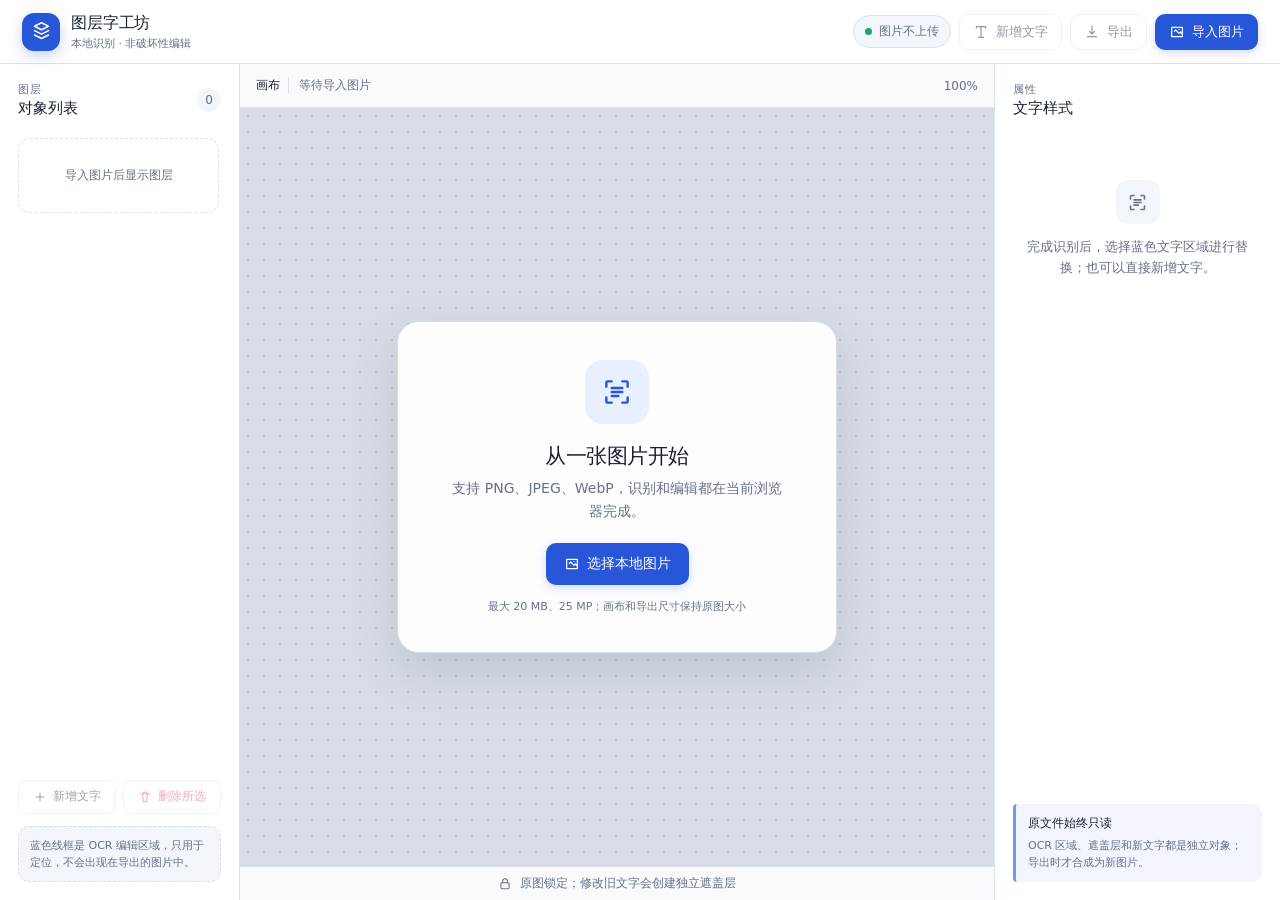
<file: index.html>
<!doctype html>
<html lang="zh-CN">
<head>
  <meta charset="UTF-8">
  <meta name="viewport" content="width=device-width, initial-scale=1.0">
  <meta name="description" content="在浏览器本地识别并非破坏性编辑图片文字。">
  <meta name="theme-color" content="#2856d8">
  <title>图层字工坊</title>
  <link rel="icon" type="image/svg+xml" href="data:image/svg+xml,%3Csvg xmlns='http://www.w3.org/2000/svg' viewBox='0 0 32 32'%3E%3Crect width='32' height='32' rx='8' fill='%232856d8'/%3E%3Cpath d='M8 9.5h16M8 16h11M8 22.5h16' stroke='white' stroke-width='2.8' stroke-linecap='round'/%3E%3Cpath d='M22.5 13v6' stroke='%239effcb' stroke-width='2.8' stroke-linecap='round'/%3E%3C/svg%3E">
  <link rel="stylesheet" href="./styles.css">
</head>
<body>
  <main class="app-shell">
    <header class="topbar">
      <div class="brand">
        <span class="brand-mark" aria-hidden="true">
          <svg viewBox="0 0 24 24"><path d="m12 2 8 4-8 4-8-4 8-4Zm-8 9 8 4 8-4M4 16l8 4 8-4"/></svg>
        </span>
        <div><h1>图层字工坊</h1><p>本地识别 · 非破坏性编辑</p></div>
      </div>
      <div class="top-actions">
        <span class="privacy-pill"><i></i>图片不上传</span>
        <button class="btn secondary" type="button" id="addTextButton" disabled>
          <svg viewBox="0 0 24 24"><path d="M5 6V4h14v2M12 4v16M8 20h8"/></svg>新增文字
        </button>
        <button class="btn secondary" type="button" id="exportButton" disabled>
          <svg viewBox="0 0 24 24"><path d="M12 3v12m0 0 4-4m-4 4-4-4M5 19h14"/></svg>导出
        </button>
        <button class="btn primary" type="button" id="importButtonTop">
          <svg viewBox="0 0 24 24"><path d="M4 5h16v14H4zM8 11l2-2 5 5 2-2 3 3M15 8h.01"/></svg>导入图片
        </button>
      </div>
    </header>

    <section class="editor-shell">
      <aside class="panel left-panel">
        <div class="panel-heading">
          <div><p class="eyebrow">图层</p><h2>对象列表</h2></div><span class="count" id="layerCount">0</span>
        </div>
        <div class="layer-list" id="layerList">
          <div class="layer-placeholder">导入图片后显示图层</div>
        </div>
        <div class="layer-actions">
          <button class="mini-button" id="addTextButtonSide" type="button" disabled>
            <svg viewBox="0 0 24 24"><path d="M12 5v14M5 12h14"/></svg>新增文字
          </button>
          <button class="mini-button danger" id="deleteButton" type="button" disabled>
            <svg viewBox="0 0 24 24"><path d="M4 7h16M9 7V4h6v3M8 7l1 13h6l1-13"/></svg>删除所选
          </button>
        </div>
        <div class="layer-hint">蓝色线框是 OCR 编辑区域，只用于定位，不会出现在导出的图片中。</div>
      </aside>

      <section class="stage-wrap" aria-label="图片编辑画布">
        <div class="stage-toolbar">
          <strong>画布</strong><span class="dimension" id="dimensionLabel">等待导入图片</span>
          <button class="toolbar-button" type="button" id="recognizeButton" hidden>重新识别</button>
          <span class="zoom" id="zoomLabel">100%</span>
        </div>
        <div class="stage" id="stage">
          <div class="drop-card" id="dropCard">
            <span class="scan-icon"><svg viewBox="0 0 24 24"><path d="M4 8V5a1 1 0 0 1 1-1h3M16 4h3a1 1 0 0 1 1 1v3M20 16v3a1 1 0 0 1-1 1h-3M8 20H5a1 1 0 0 1-1-1v-3M8 9h8M8 12h8M8 15h5"/></svg></span>
            <h2>从一张图片开始</h2>
            <p>支持 PNG、JPEG、WebP，识别和编辑都在当前浏览器完成。</p>
            <button class="btn primary large" type="button" id="importButtonMain">
              <svg viewBox="0 0 24 24"><path d="M4 5h16v14H4zM8 11l2-2 5 5 2-2 3 3M15 8h.01"/></svg>选择本地图片
            </button>
            <small>最大 20 MB、25 MP；画布和导出尺寸保持原图大小</small>
          </div>
          <div class="canvas-shell" id="canvasShell" hidden>
            <canvas id="editorCanvas" aria-label="可编辑图片画布"></canvas>
          </div>
          <div class="progress-card" id="progressCard" hidden role="status" aria-live="polite">
            <div class="progress-copy"><strong id="progressTitle">正在识别文字</strong><span id="progressText">准备 OCR 引擎…</span></div>
            <div class="progress-track"><i id="progressBar"></i></div>
            <button class="text-button" type="button" id="cancelOcrButton">取消识别</button>
          </div>
        </div>
        <footer class="stage-footer"><svg viewBox="0 0 24 24"><rect x="5" y="10" width="14" height="10" rx="2"/><path d="M8 10V7a4 4 0 0 1 8 0v3"/></svg>原图锁定；修改旧文字会创建独立遮盖层</footer>
      </section>

      <aside class="panel right-panel">
        <div class="panel-heading"><div><p class="eyebrow">属性</p><h2 id="inspectorTitle">文字样式</h2></div><span class="confidence" id="confidenceBadge" hidden></span></div>
        <div class="empty-inspector" id="emptyInspector">
          <span><svg viewBox="0 0 24 24"><path d="M4 8V5a1 1 0 0 1 1-1h3M16 4h3a1 1 0 0 1 1 1v3M20 16v3a1 1 0 0 1-1 1h-3M8 20H5a1 1 0 0 1-1-1v-3M8 9h8M8 12h8M8 15h5"/></svg></span>
          <p>完成识别后，选择蓝色文字区域进行替换；也可以直接新增文字。</p>
        </div>

        <form class="inspector-form" id="textInspector" hidden onsubmit="return false">
          <label class="field"><span>文字内容</span><textarea id="textContent" rows="4" maxlength="1000"></textarea></label>
          <label class="field"><span>字体</span><select id="fontFamily">
            <option value="Microsoft YaHei">微软雅黑</option><option value="SimSun">宋体</option><option value="SimHei">黑体</option><option value="KaiTi">楷体</option><option value="Arial">Arial</option><option value="Georgia">Georgia</option>
          </select></label>
          <div class="field-row">
            <label class="field"><span>字号</span><input id="fontSize" type="number" min="6" max="400" value="32"></label>
            <label class="field color-field"><span>颜色</span><input id="textColor" type="color" value="#172033"></label>
          </div>
          <div class="region-actions" id="regionActions" hidden>
            <button class="btn primary grow" id="replaceTextButton" type="button">替换原文字</button>
            <button class="btn secondary grow" id="maskOnlyButton" type="button">仅遮盖</button>
          </div>
          <p class="helper" id="regionHelper" hidden>系统会保留原始图片，并在旧文字上方增加遮盖和新文字两个独立图层。</p>
        </form>

        <form class="inspector-form" id="maskInspector" hidden onsubmit="return false">
          <label class="field color-wide"><span>遮盖颜色</span><input id="maskColor" type="color" value="#ffffff"></label>
          <label class="field"><span>不透明度 <output id="maskOpacityValue">100%</output></span><input id="maskOpacity" type="range" min="0" max="100" value="100"></label>
          <p class="helper">复杂背景可能需要外部 AI 修复；当前遮盖层始终可删除，以恢复原图。</p>
        </form>

        <div class="safety-note"><strong>原文件始终只读</strong><span>OCR 区域、遮盖层和新文字都是独立对象；导出时才合成为新图片。</span></div>
      </aside>
    </section>
  </main>

  <input id="fileInput" type="file" accept="image/png,image/jpeg,image/webp" hidden>
  <div class="toast" id="toast" role="status" aria-live="polite" hidden></div>
  <script src="./tesseract.min.js"></script>
  <script type="module" src="./app.js"></script>
</body>
</html>
</file>
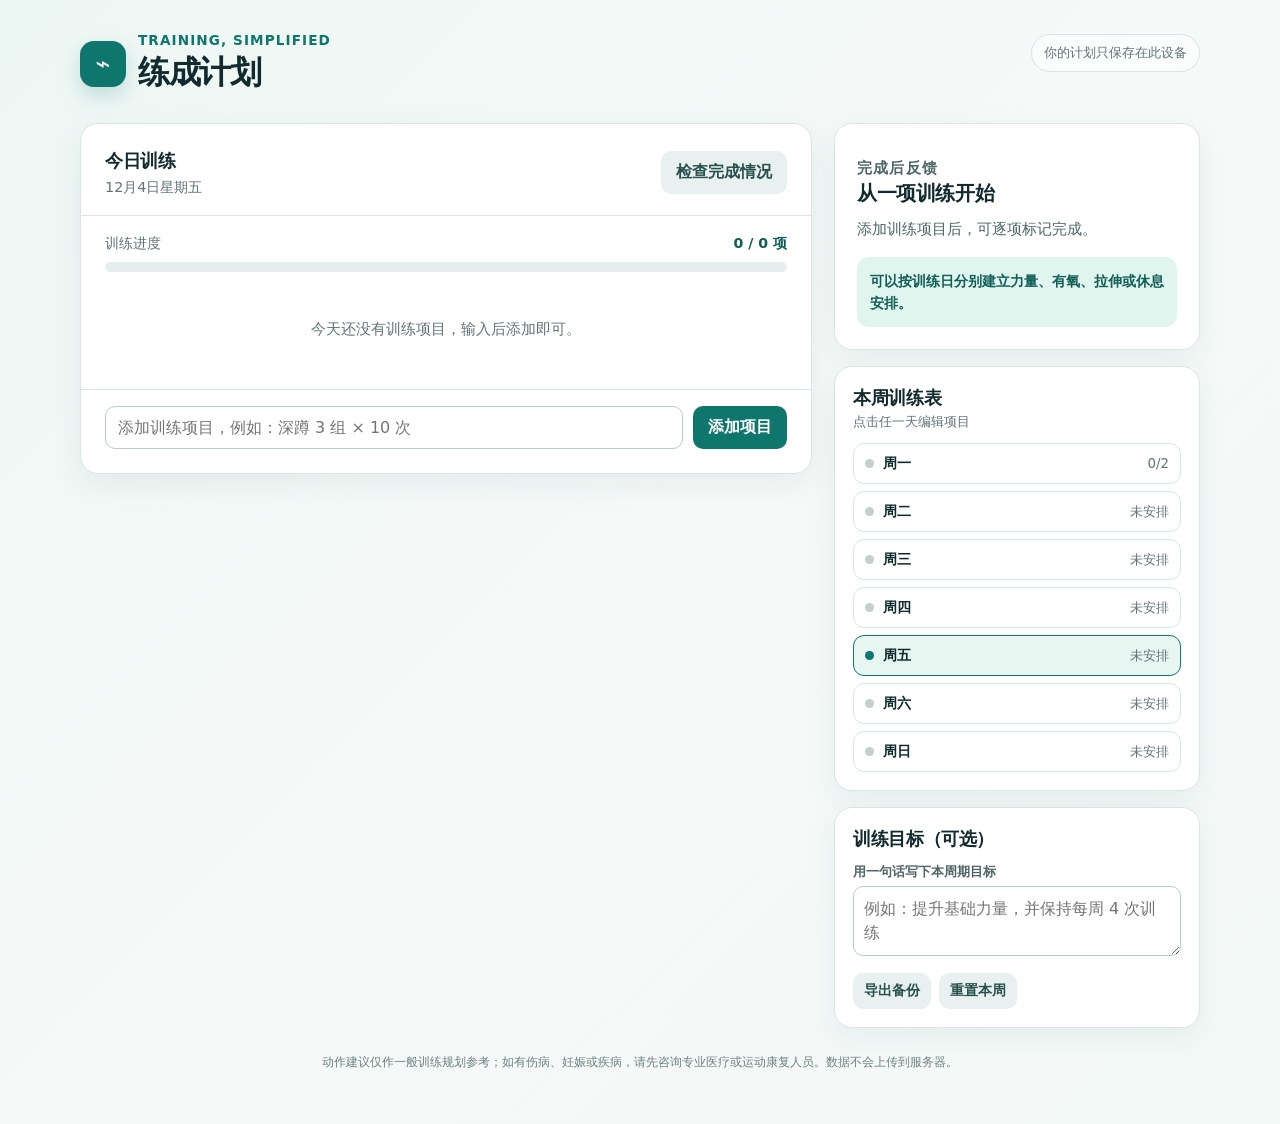
<file: fitness-training-plan/index.html>
<!doctype html>
<html lang="zh-CN">
<head>
  <meta charset="utf-8">
  <meta name="viewport" content="width=device-width, initial-scale=1">
  <meta name="description" content="本地优先的健身训练表：自定义项目、记录完成情况并获取下一次训练建议。">
  <meta name="referrer" content="no-referrer">
  <meta http-equiv="Content-Security-Policy" content="default-src 'self'; script-src 'self' 'unsafe-inline'; style-src 'self' 'unsafe-inline'; img-src 'self' data:; connect-src 'none'; object-src 'none'; base-uri 'none'; form-action 'none'; frame-ancestors 'none'">
  <title>练成计划 · 健身训练表</title>
  <link rel="icon" type="image/svg+xml" href="data:image/svg+xml,%3Csvg xmlns='http://www.w3.org/2000/svg' viewBox='0 0 64 64'%3E%3Crect width='64' height='64' rx='14' fill='%230f766e'/%3E%3Cpath d='M15 29h7v-7h6v20h-6v-7h-7zm34 0h-7v-7h-6v20h6v-7h7zM28 27h8v10h-8z' fill='white'/%3E%3C/svg%3E">
  <style>
    :root { color-scheme: light; --ink:#102a2d; --muted:#617377; --line:#d9e6e5; --paper:#f5f9f8; --card:#fff; --teal:#0f766e; --teal-dark:#0c5d57; --mint:#dff5ee; --amber:#f59e0b; --danger:#b42318; --radius:18px; }
    * { box-sizing:border-box; }
    body { margin:0; font-family:"Microsoft YaHei","PingFang SC",system-ui,sans-serif; background:linear-gradient(135deg,#edf7f4 0%,var(--paper) 50%,#f3f9f7 100%); color:var(--ink); min-height:100vh; }
    button,input,textarea { font:inherit; }
    button { cursor:pointer; }
    .shell { width:min(1120px,calc(100% - 32px)); margin:0 auto; padding:32px 0 52px; }
    header { display:flex; justify-content:space-between; align-items:flex-start; gap:24px; margin-bottom:28px; }
    .brand { display:flex; align-items:center; gap:12px; }
    .logo { display:grid; place-items:center; width:46px; height:46px; border-radius:14px; background:var(--teal); color:#fff; font-size:25px; box-shadow:0 9px 20px #0f766e33; }
    h1 { margin:0; font-size:clamp(1.45rem,3vw,2rem); letter-spacing:-.04em; }
    .eyebrow { color:var(--teal); font-size:.85rem; font-weight:800; letter-spacing:.08em; margin:0 0 3px; }
    .privacy { margin:2px 0 0; padding:9px 12px; border:1px solid var(--line); border-radius:999px; color:var(--muted); background:#ffffffa8; font-size:.82rem; white-space:nowrap; }
    .grid { display:grid; grid-template-columns:minmax(0,1.7fr) minmax(280px,.85fr); gap:22px; align-items:start; }
    .card { background:var(--card); border:1px solid var(--line); border-radius:var(--radius); box-shadow:0 10px 30px #123b3910; }
    .plan { overflow:hidden; }
    .plan-head { padding:24px 24px 18px; display:flex; align-items:center; justify-content:space-between; gap:16px; border-bottom:1px solid var(--line); }
    h2 { margin:0; font-size:1.14rem; letter-spacing:-.02em; }
    .date { color:var(--muted); margin:5px 0 0; font-size:.9rem; }
    .progress-wrap { padding:18px 24px 10px; }
    .progress-text { display:flex; justify-content:space-between; font-size:.88rem; color:var(--muted); margin-bottom:9px; }
    .progress-text strong { color:var(--teal-dark); }
    .progress { height:10px; border-radius:100px; background:#e6efed; overflow:hidden; }
    .progress > span { display:block; height:100%; width:0; border-radius:inherit; background:linear-gradient(90deg,#14b8a6,var(--teal)); transition:width .25s ease; }
    .items { padding:3px 14px 16px; }
    .item { display:grid; grid-template-columns:auto minmax(0,1fr) auto; align-items:center; gap:12px; padding:14px 10px; border-bottom:1px solid #edf2f1; }
    .item:last-child { border-bottom:0; }
    .check { appearance:none; width:25px; height:25px; border:2px solid #bdcdca; border-radius:8px; display:grid; place-content:center; margin:0; background:#fff; }
    .check:checked { background:var(--teal); border-color:var(--teal); }
    .check:checked::after { content:"✓"; color:#fff; font-weight:900; font-size:.95rem; }
    .check:focus-visible, button:focus-visible, input:focus-visible, textarea:focus-visible { outline:3px solid #34d39988; outline-offset:2px; }
    .item-name { min-width:0; color:var(--ink); font-weight:700; overflow-wrap:anywhere; }
    .item.done .item-name { color:#768887; text-decoration:line-through; text-decoration-thickness:1.5px; }
    .item-note { display:block; color:var(--muted); font-size:.81rem; font-weight:400; margin-top:2px; }
    .remove { border:0; background:transparent; color:#8da09d; padding:7px; border-radius:8px; line-height:1; }
    .remove:hover { background:#fff1f0; color:var(--danger); }
    .add-row { display:flex; gap:10px; padding:16px 24px 24px; border-top:1px solid var(--line); }
    .add-row input { flex:1; border:1px solid #b9ccca; border-radius:10px; padding:11px 12px; min-width:0; color:var(--ink); }
    .btn { border:0; border-radius:10px; padding:11px 15px; font-weight:800; background:var(--teal); color:#fff; transition:background .15s, transform .15s; }
    .btn:hover { background:var(--teal-dark); }
    .btn:active { transform:translateY(1px); }
    .btn.secondary { background:#e8f1ef; color:#27504d; }
    .btn.secondary:hover { background:#dcebe7; }
    .side { display:grid; gap:16px; }
    .tip { padding:22px; }
    .tip-kicker { color:var(--teal); font-weight:800; font-size:.78rem; letter-spacing:.08em; margin:0 0 9px; }
    .tip h2 { font-size:1.25rem; }
    .tip p { color:#4d6565; line-height:1.65; margin:10px 0 0; font-size:.92rem; }
    .tip .suggestion { background:var(--mint); border-radius:12px; padding:13px; margin-top:15px; color:#135f58; font-weight:650; line-height:1.55; font-size:.9rem; }
    .week { padding:18px; }
    .week-header { display:flex; justify-content:space-between; align-items:center; margin-bottom:12px; }
    .week-header p { margin:4px 0 0; color:var(--muted); font-size:.81rem; }
    .day-list { display:grid; gap:7px; }
    .day { border:1px solid var(--line); background:#fff; border-radius:11px; padding:10px 11px; text-align:left; color:var(--ink); display:flex; align-items:center; gap:9px; }
    .day:hover { border-color:#94bbb4; }
    .day.active { background:#e8f6f1; border-color:var(--teal); }
    .day-dot { width:9px; height:9px; background:#c0d0ce; border-radius:50%; flex:none; }.day.complete .day-dot{background:#14b8a6}.day.active .day-dot{background:var(--teal)}
    .day span { font-weight:750; font-size:.9rem; }.day small { margin-left:auto; color:var(--muted); }
    .settings { padding:18px; }.settings h2 { margin-bottom:12px; }.settings label { display:block; font-size:.82rem; font-weight:750; color:#4e6564; margin:10px 0 5px; }
    textarea { width:100%; min-height:70px; resize:vertical; border:1px solid #b9ccca; border-radius:10px; padding:10px; line-height:1.5; color:var(--ink); }
    .settings-actions { display:flex; gap:8px; flex-wrap:wrap; margin-top:13px; }.settings-actions .btn { font-size:.85rem; padding:9px 11px; }
    .notice { display:none; margin:18px 24px 0; padding:13px 14px; border-radius:12px; background:#fff8e6; color:#8a5a06; font-size:.91rem; line-height:1.55; }.notice.show{display:block}.notice.success{background:#dcfce7;color:#166534;}
    .footer { color:#6d8180; font-size:.78rem; text-align:center; margin:24px 0 0; line-height:1.6; }
    @media (max-width:820px) { .grid{grid-template-columns:1fr}.side{grid-template-columns:1fr 1fr}.settings{grid-column:1/-1} }
    @media (max-width:580px) { .shell{width:min(100% - 20px,1120px);padding-top:18px} header{margin-bottom:18px;gap:12px}.privacy{font-size:.72rem;padding:7px 9px}.plan-head,.progress-wrap{padding-left:16px;padding-right:16px}.items{padding-left:7px;padding-right:7px}.add-row{padding:14px 16px 18px}.side{grid-template-columns:1fr}.item{gap:9px}.remove{padding:6px} }
  </style>
</head>
<body>
  <main class="shell">
    <header>
      <div class="brand"><div class="logo" aria-hidden="true">⌁</div><div><p class="eyebrow">TRAINING, SIMPLIFIED</p><h1>练成计划</h1></div></div>
      <p class="privacy">你的计划只保存在此设备</p>
    </header>
    <div class="grid">
      <section class="card plan" aria-labelledby="plan-title">
        <div class="plan-head"><div><h2 id="plan-title">今日训练</h2><p class="date" id="date-label"></p></div><button class="btn secondary" id="complete-day" type="button">检查完成情况</button></div>
        <div class="progress-wrap"><div class="progress-text"><span>训练进度</span><strong id="progress-label">0 / 0 项</strong></div><div class="progress" aria-label="训练完成进度"><span id="progress-bar"></span></div></div>
        <div id="notice" class="notice" role="status" aria-live="polite"></div>
        <div class="items" id="items" aria-live="polite"></div>
        <form class="add-row" id="add-form"><input id="new-item" maxlength="80" autocomplete="off" placeholder="添加训练项目，例如：深蹲 3 组 × 10 次" aria-label="新的训练项目"><button class="btn" type="submit">添加项目</button></form>
      </section>
      <aside class="side">
        <section class="card tip" aria-labelledby="tip-title"><p class="tip-kicker">完成后反馈</p><h2 id="tip-title">准备好记录今天</h2><p id="tip-copy">逐项勾选你完成的训练。全部完成后，这里会给出恢复重点和明天的训练建议。</p><div class="suggestion" id="suggestion">先设置今天的训练项目，从小目标开始。</div></section>
        <section class="card week" aria-labelledby="week-title"><div class="week-header"><div><h2 id="week-title">本周训练表</h2><p>点击任一天编辑项目</p></div></div><div class="day-list" id="day-list"></div></section>
        <section class="card settings" aria-labelledby="goal-title"><h2 id="goal-title">训练目标（可选）</h2><label for="goal">用一句话写下本周期目标</label><textarea id="goal" maxlength="240" placeholder="例如：提升基础力量，并保持每周 4 次训练"></textarea><div class="settings-actions"><button class="btn secondary" id="export-data" type="button">导出备份</button><button class="btn secondary" id="reset-data" type="button">重置本周</button></div></section>
      </aside>
    </div>
    <p class="footer">动作建议仅作一般训练规划参考；如有伤病、妊娠或疾病，请先咨询专业医疗或运动康复人员。数据不会上传到服务器。</p>
  </main>
  <script>
  (() => {
    'use strict';
    const STORAGE_KEY = 'liancheng-training-plan-v1';
    const DAYS = ['周一','周二','周三','周四','周五','周六','周日'];
    const defaults = () => ({ activeDay: Math.max(0, new Date().getDay() - 1), goal:'', days:DAYS.map((label,i)=>({ label, items: i===0 ? [{id:cryptoId(),name:'热身与动态拉伸 8–10 分钟',done:false},{id:cryptoId(),name:'填写你的主训练项目',done:false}] : [] })) });
    const cryptoId = () => (window.crypto && crypto.randomUUID ? crypto.randomUUID() : `${Date.now()}-${Math.random().toString(16).slice(2)}`);
    const safeLoad = () => { try { const raw=localStorage.getItem(STORAGE_KEY); if(!raw) return defaults(); const d=JSON.parse(raw); if(!Array.isArray(d.days)||d.days.length!==7) return defaults(); return {activeDay:Number.isInteger(d.activeDay)&&d.activeDay>=0&&d.activeDay<7?d.activeDay:0,goal:typeof d.goal==='string'?d.goal:'',days:d.days.map((day,i)=>({label:DAYS[i],items:Array.isArray(day.items)?day.items.filter(x=>x&&typeof x.name==='string').slice(0,40).map(x=>({id:typeof x.id==='string'?x.id:cryptoId(),name:x.name.slice(0,80),done:Boolean(x.done)})):[]}))}; } catch { return defaults(); } };
    let state=safeLoad();
    const el = id => document.getElementById(id);
    const dayItems = () => state.days[state.activeDay].items;
    const save = () => { try { localStorage.setItem(STORAGE_KEY,JSON.stringify(state)); } catch { showNotice('浏览器没有保存空间，当前更改只会保留到关闭页面前。',false); } };
    const showNotice = (msg, success=false) => { const n=el('notice'); n.textContent=msg; n.className=`notice show${success?' success':''}`; };
    const focusSuggestion = () => { const items=dayItems(), done=items.filter(x=>x.done).length, all=items.length>0&&done===items.length; const tip=el('tip-title'),copy=el('tip-copy'),s=el('suggestion'); if(all){ const next=(state.activeDay+1)%7; const keywords=items.map(x=>x.name).join(' '); let advice='建议安排轻量活动：20–30 分钟步行、活动度练习和睡眠恢复。'; if(/腿|蹲|硬拉|臀|跑/.test(keywords)) advice='明天建议以胸、背、肩等上肢训练为主；今天安排 8–10 分钟拉伸并保证恢复。'; else if(/卧推|胸|肩|背|引体|划船|臂/.test(keywords)) advice='明天建议下肢或低强度有氧：选择深蹲、髋主导动作，或 20–30 分钟轻松骑行。'; else if(items.length) advice='明天建议换一个主要肌群，维持中等强度；若明显疲劳，改为低强度有氧和活动度练习。'; tip.textContent='今天完成得很扎实'; copy.textContent=`已完成 ${done} 项训练。下一个训练日是${state.days[next].label}，请根据身体状态调整。`; s.textContent=advice; } else { tip.textContent=items.length?'稳步完成今天的训练':'从一项训练开始'; copy.textContent=items.length?`已完成 ${done} / ${items.length} 项。完成所有项目后将生成次日建议。`:'添加训练项目后，可逐项标记完成。'; s.textContent=items.length?'注意动作质量、补水和休息；不适时停止训练。':'可以按训练日分别建立力量、有氧、拉伸或休息安排。'; } };
    const render = () => { const date=new Intl.DateTimeFormat('zh-CN',{month:'long',day:'numeric',weekday:'long'}).format(new Date()); el('date-label').textContent=date; const items=dayItems(),done=items.filter(x=>x.done).length; el('progress-label').textContent=`${done} / ${items.length} 项`; el('progress-bar').style.width=items.length?`${Math.round(done/items.length*100)}%`:'0%'; const box=el('items'); box.replaceChildren(); if(!items.length){const p=document.createElement('p');p.style.cssText='padding:20px 10px;color:#617377;text-align:center;font-size:.92rem';p.textContent='今天还没有训练项目，输入后添加即可。';box.append(p);} items.forEach(item=>{const row=document.createElement('div');row.className=`item${item.done?' done':''}`; const check=document.createElement('input');check.type='checkbox';check.className='check';check.checked=item.done;check.setAttribute('aria-label',`标记${item.name}是否完成`);check.addEventListener('change',()=>{item.done=check.checked;save();render();}); const name=document.createElement('div');name.className='item-name';name.textContent=item.name; const note=document.createElement('span');note.className='item-note';note.textContent=item.done?'已完成':'待进行';name.append(note); const remove=document.createElement('button');remove.className='remove';remove.type='button';remove.setAttribute('aria-label',`删除${item.name}`);remove.textContent='×';remove.addEventListener('click',()=>{state.days[state.activeDay].items=items.filter(x=>x.id!==item.id);save();render();});row.append(check,name,remove);box.append(row);}); const list=el('day-list');list.replaceChildren();state.days.forEach((day,index)=>{const complete=day.items.length>0&&day.items.every(x=>x.done);const b=document.createElement('button');b.className=`day${index===state.activeDay?' active':''}${complete?' complete':''}`;b.type='button';const dot=document.createElement('i');dot.className='day-dot';const label=document.createElement('span');label.textContent=day.label;const meta=document.createElement('small');meta.textContent=day.items.length?`${day.items.filter(x=>x.done).length}/${day.items.length}`:'未安排';b.append(dot,label,meta);b.addEventListener('click',()=>{state.activeDay=index;save();el('notice').className='notice';render();});list.append(b);});el('goal').value=state.goal;focusSuggestion(); };
    el('add-form').addEventListener('submit',event=>{event.preventDefault();const input=el('new-item');const name=input.value.trim().replace(/\s+/g,' ');if(!name){input.focus();showNotice('请先填写一个训练项目。');return;}if(dayItems().length>=40){showNotice('每天最多可添加 40 个项目。');return;}dayItems().push({id:cryptoId(),name,done:false});input.value='';save();el('notice').className='notice';render();input.focus();});
    el('complete-day').addEventListener('click',()=>{const items=dayItems();if(!items.length){showNotice('先添加今天的训练项目，再检查完成情况。');return;}const remaining=items.filter(x=>!x.done).length;if(remaining){showNotice(`还有 ${remaining} 项待完成。根据身体状态继续，或将其调整到其他训练日。`);return;}showNotice('今日所有项目已完成。恢复建议和明日安排已更新。',true);focusSuggestion();});
    el('goal').addEventListener('input',event=>{state.goal=event.target.value.slice(0,240);save();});
    el('export-data').addEventListener('click',()=>{const blob=new Blob([JSON.stringify(state,null,2)],{type:'application/json'});const url=URL.createObjectURL(blob);const a=document.createElement('a');a.href=url;a.download='liancheng-training-backup.json';document.body.append(a);a.click();a.remove();URL.revokeObjectURL(url);showNotice('备份文件已下载。',true);});
    el('reset-data').addEventListener('click',()=>{if(!window.confirm('确定清空本周训练表吗？此操作只影响当前浏览器中的数据。'))return;state=defaults();save();el('notice').className='notice';render();});
    const registerTools=()=>{const context=document.modelContext;if(!context||!context.registerTool)return;const controller=new AbortController();try{Promise.resolve(context.registerTool({name:'get_training_plan',title:'读取训练表',description:'读取当前周的训练项目和完成情况，不修改数据。',inputSchema:{type:'object',properties:{},additionalProperties:false},annotations:{readOnlyHint:true,untrustedContentHint:true},execute:()=>({activeDay:state.days[state.activeDay].label,days:state.days.map(d=>({day:d.label,items:d.items.map(i=>({name:i.name,done:i.done}))}))})},{signal:controller.signal})).catch(()=>{});}catch{};try{Promise.resolve(context.registerTool({name:'add_training_item',title:'添加训练项目',description:'为指定训练日添加一个未完成的训练项目。',inputSchema:{type:'object',properties:{dayIndex:{type:'integer',minimum:0,maximum:6},name:{type:'string',minLength:1,maxLength:80}},required:['dayIndex','name'],additionalProperties:false},annotations:{readOnlyHint:false,untrustedContentHint:true},execute:(input)=>{if(!input||!Number.isInteger(input.dayIndex)||input.dayIndex<0||input.dayIndex>6||typeof input.name!=='string'||!input.name.trim())throw new Error('输入无效');const name=input.name.trim().replace(/\s+/g,' ').slice(0,80);if(state.days[input.dayIndex].items.length>=40)throw new Error('该日项目已达上限');state.days[input.dayIndex].items.push({id:cryptoId(),name,done:false});save();render();return {day:state.days[input.dayIndex].label,name,added:true};}},{signal:controller.signal})).catch(()=>{});}catch{};};
    render();registerTools();
  })();
  </script>
</body>
</html>
</file>
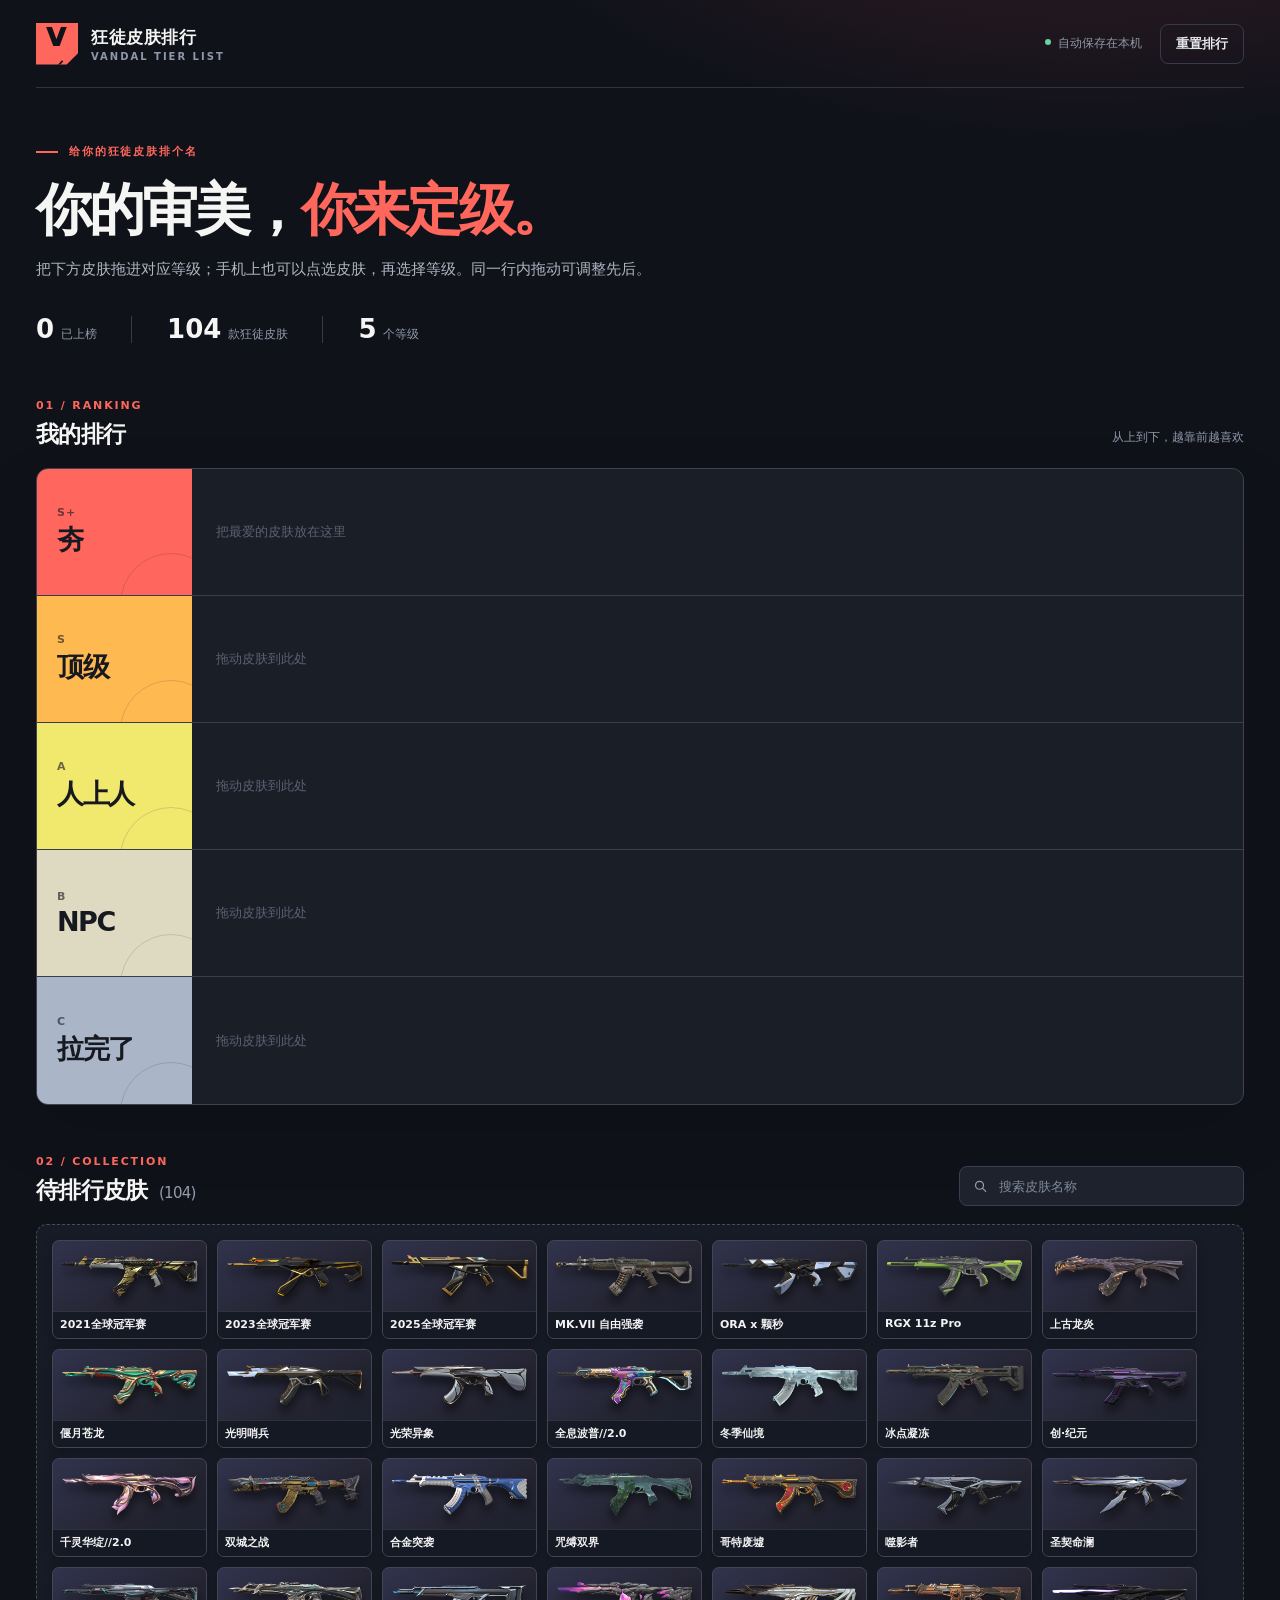
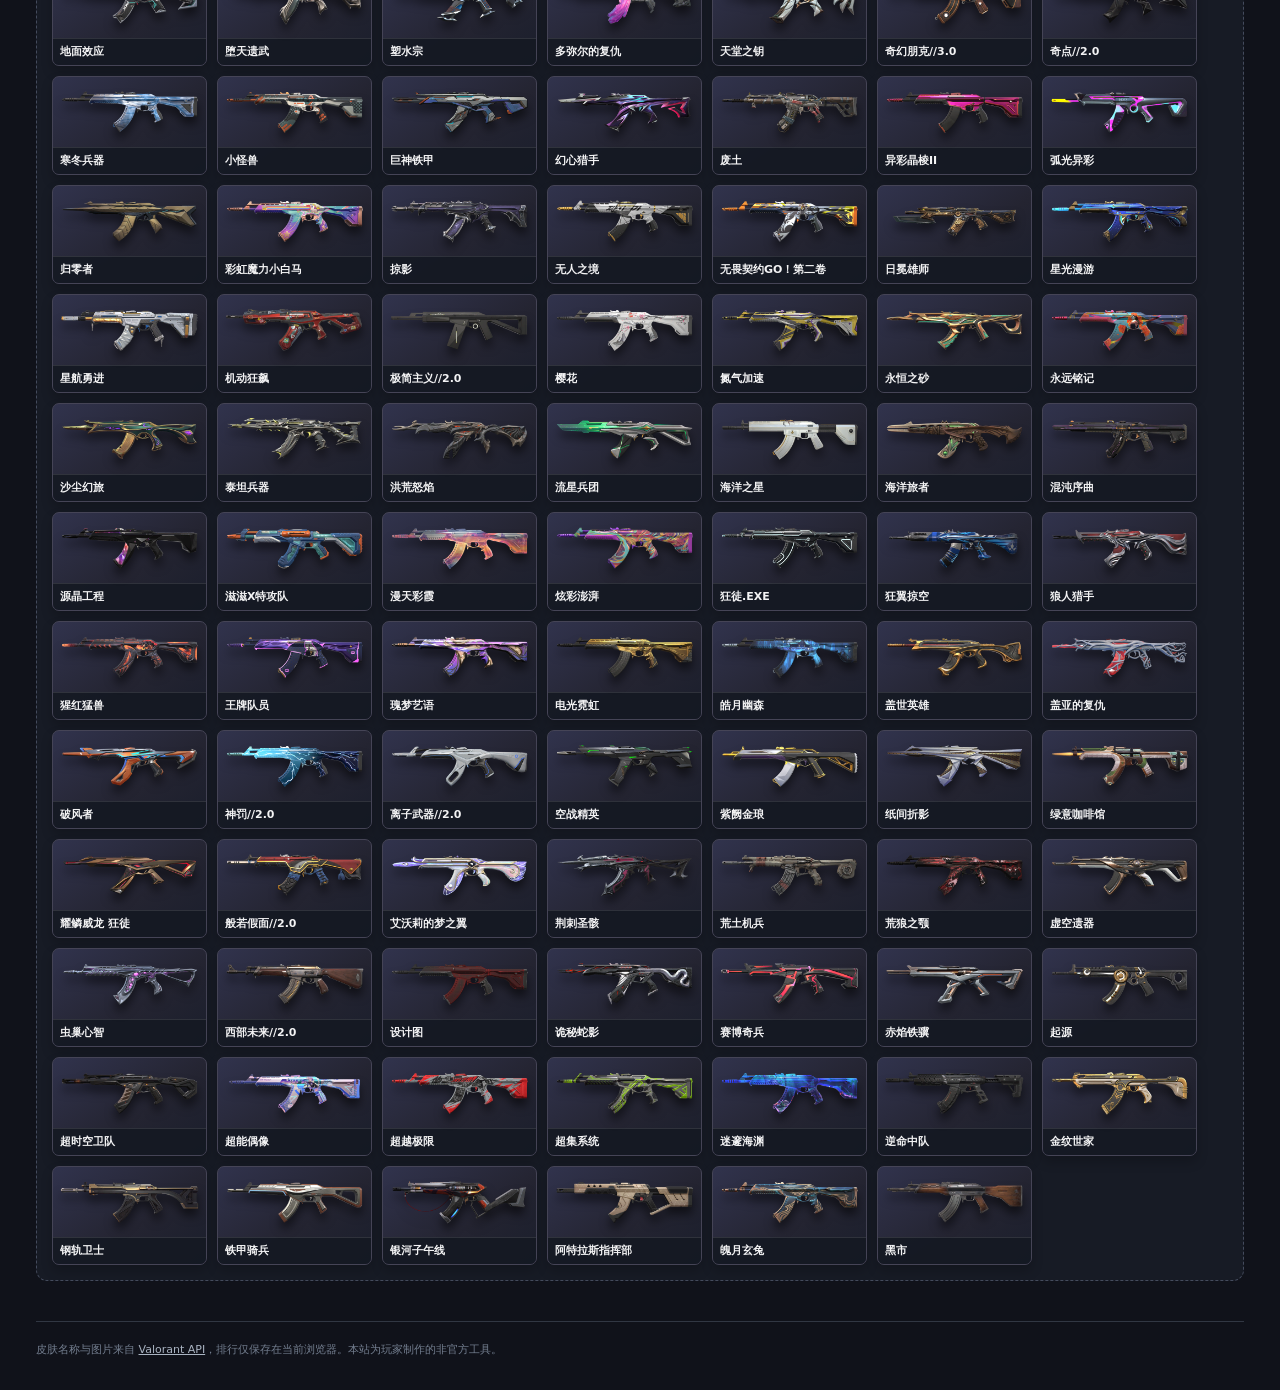
<file: kuangtu-skin-ranker/index.html>
<!doctype html>
<html lang="zh-CN">
<head>
  <meta charset="utf-8">
  <meta name="viewport" content="width=device-width,initial-scale=1,viewport-fit=cover">
  <meta name="theme-color" content="#10121a">
  <meta name="description" content="把狂徒皮肤拖入夯、顶级、人上人、NPC、拉完了，制作属于你的皮肤排行。">
  <title>狂徒皮肤排行</title>
  <link rel="icon" type="image/svg+xml" href="data:image/svg+xml,%3Csvg xmlns='http://www.w3.org/2000/svg' viewBox='0 0 64 64'%3E%3Crect width='64' height='64' rx='15' fill='%2310121a'/%3E%3Cpath d='M10 39h17l6-9h21v7H37l-5 8H10z' fill='%23ff675d'/%3E%3C/svg%3E">
  <link rel="stylesheet" href="styles.css">
</head>
<body>
  <div id="loading" class="loading" aria-live="polite">
    <div class="loading-inner"><div class="loading-symbol">V<span>／</span></div><div class="loading-title">狂徒皮肤排行</div><div class="loading-track"><i></i></div><p>正在整理皮肤库…</p></div>
  </div>
  <div class="page-shell">
    <header class="topbar">
      <div class="brand"><div class="brand-mark">V<span>／</span></div><div><strong>狂徒皮肤排行</strong><small>VANDAL TIER LIST</small></div></div>
      <div class="top-actions"><span class="save-state"><span class="save-dot"></span>自动保存在本机</span><button id="reset" type="button" class="button button-quiet">重置排行</button></div>
    </header>

    <main>
      <section class="intro" aria-labelledby="page-title">
        <div class="eyebrow"><span class="eyebrow-line"></span> 给你的狂徒皮肤排个名</div>
        <h1 id="page-title">你的审美，<em>你来定级。</em></h1>
        <p>把下方皮肤拖进对应等级；手机上也可以点选皮肤，再选择等级。同一行内拖动可调整先后。</p>
        <div class="intro-stats"><div><strong id="ranked-count">0</strong><span>已上榜</span></div><div><strong id="skin-count">—</strong><span>款狂徒皮肤</span></div><div><strong>5</strong><span>个等级</span></div></div>
      </section>

      <section class="board-section" aria-labelledby="board-title">
        <div class="section-heading"><div><span class="section-kicker">01 / RANKING</span><h2 id="board-title">我的排行</h2></div><p>从上到下，越靠前越喜欢</p></div>
        <div class="board" id="board">
          <div class="tier-row" data-zone="hang"><div class="tier-label tier-hang"><span class="tier-index">S+</span><strong>夯</strong></div><div class="tier-drop" data-zone="hang" aria-label="夯等级"><span class="drop-hint">把最爱的皮肤放在这里</span></div></div>
          <div class="tier-row" data-zone="top"><div class="tier-label tier-top"><span class="tier-index">S</span><strong>顶级</strong></div><div class="tier-drop" data-zone="top" aria-label="顶级等级"><span class="drop-hint">拖动皮肤到此处</span></div></div>
          <div class="tier-row" data-zone="great"><div class="tier-label tier-great"><span class="tier-index">A</span><strong>人上人</strong></div><div class="tier-drop" data-zone="great" aria-label="人上人等级"><span class="drop-hint">拖动皮肤到此处</span></div></div>
          <div class="tier-row" data-zone="npc"><div class="tier-label tier-npc"><span class="tier-index">B</span><strong>NPC</strong></div><div class="tier-drop" data-zone="npc" aria-label="NPC等级"><span class="drop-hint">拖动皮肤到此处</span></div></div>
          <div class="tier-row" data-zone="last"><div class="tier-label tier-last"><span class="tier-index">C</span><strong>拉完了</strong></div><div class="tier-drop" data-zone="last" aria-label="拉完了等级"><span class="drop-hint">拖动皮肤到此处</span></div></div>
        </div>
      </section>

      <section class="pool-section" aria-labelledby="pool-title">
        <div class="section-heading"><div><span class="section-kicker">02 / COLLECTION</span><h2 id="pool-title">待排行皮肤 <span id="pool-count" class="pool-count"></span></h2></div><label class="search"><svg viewBox="0 0 24 24" aria-hidden="true"><circle cx="10.8" cy="10.8" r="6.6"/><path d="m16 16 5 5"/></svg><input id="search" type="search" placeholder="搜索皮肤名称" autocomplete="off" aria-label="搜索皮肤名称"></label></div>
        <div id="pool" class="skin-pool tier-drop" data-zone="pool" aria-label="待排行皮肤"></div>
        <div id="no-results" class="no-results" hidden>没有找到匹配的皮肤，试试其他关键词。</div>
      </section>
    </main>
    <footer>皮肤名称与图片来自 <a href="https://valorant-api.com/" target="_blank" rel="noopener noreferrer">Valorant API</a>，排行仅保存在当前浏览器。本站为玩家制作的非官方工具。</footer>
  </div>

  <dialog id="choose-dialog" class="choose-dialog" aria-labelledby="choose-title">
    <form method="dialog"><button class="dialog-close" aria-label="关闭" value="cancel" type="submit">×</button></form>
    <p class="dialog-kicker">调整位置</p><h2 id="choose-title">放到哪个等级？</h2><div id="chosen-skin" class="chosen-skin"></div>
    <div id="tier-choices" class="tier-choices"></div>
    <p class="dialog-tip">也可以直接拖动卡片，自由调整顺序。</p>
  </dialog>

  <script src="app.js" defer></script>
</body>
</html>
</file>
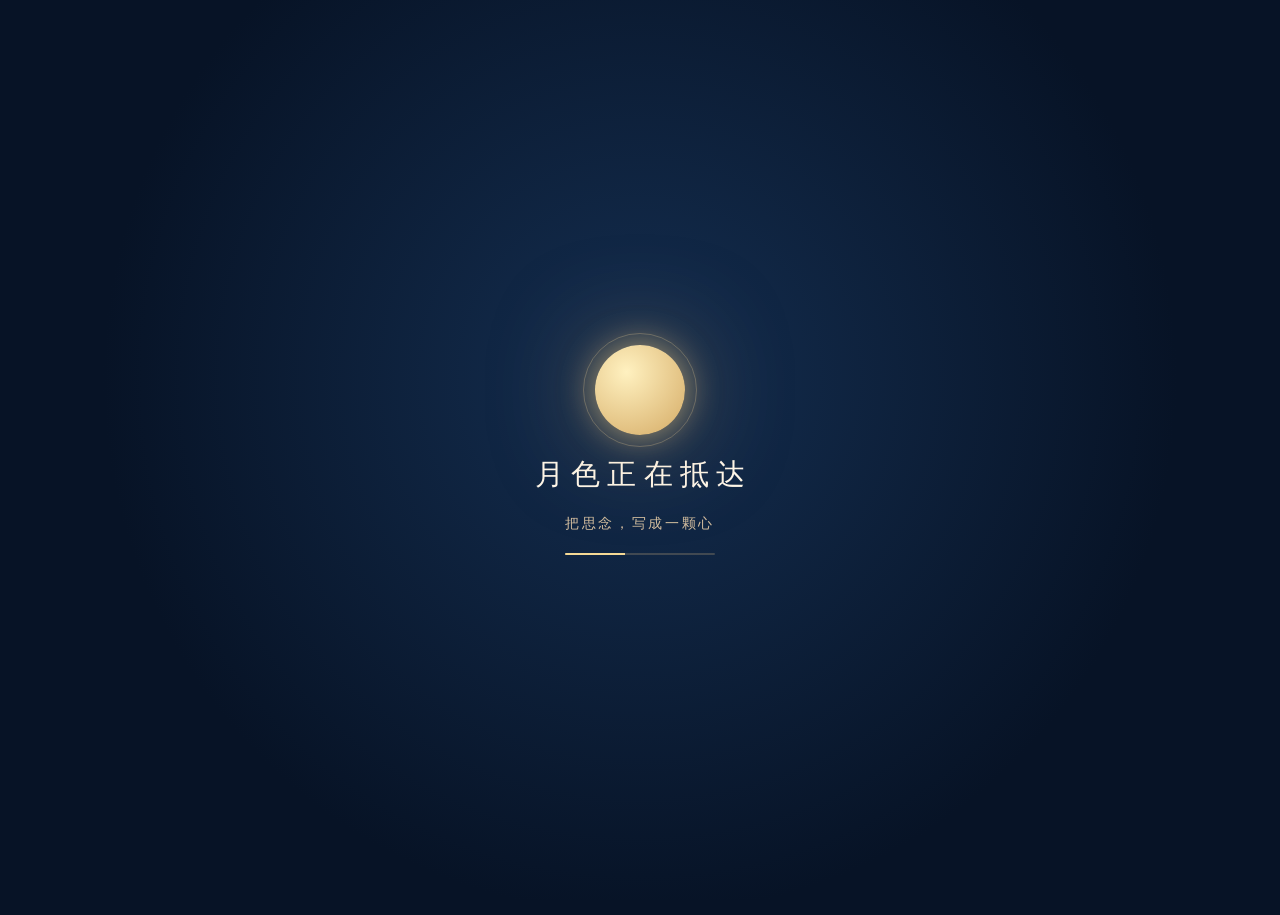
<file: mid-autumn-heart/index.html>
<!doctype html>
<html lang="zh-CN">
<head>
  <meta charset="utf-8">
  <meta name="viewport" content="width=device-width, initial-scale=1, viewport-fit=cover">
  <meta name="theme-color" content="#071326">
  <meta name="description" content="今夜共婵娟：中秋祝福语汇成一颗会发光的心，把团圆与思念送给你。">
  <title>今夜共婵娟 · 中秋祝福</title>
  <link rel="icon" type="image/svg+xml" href="data:image/svg+xml,%3Csvg xmlns='http://www.w3.org/2000/svg' viewBox='0 0 64 64'%3E%3Crect width='64' height='64' rx='16' fill='%23071326'/%3E%3Ccircle cx='32' cy='32' r='21' fill='%23f6d894'/%3E%3Cpath d='M25 19a19 19 0 1 0 20 29A22 22 0 0 1 25 19Z' fill='%23071326'/%3E%3C/svg%3E">
  <style>
    :root{color-scheme:dark;font-family:"Microsoft YaHei","PingFang SC","Noto Sans CJK SC",system-ui,sans-serif;background:#071326;color:#fff7e9}
    *{box-sizing:border-box}
    html,body{margin:0;min-height:100%}
    body{overflow-x:hidden;background:radial-gradient(ellipse 75% 52% at 50% 41%,#173257 0%,#0b1b34 53%,#071326 100%)}
    button{font:inherit}
    .sky{position:fixed;inset:0;overflow:hidden;pointer-events:none;z-index:0}
    .sky:before,.sky:after{content:"";position:absolute;inset:0;background-image:radial-gradient(2px 2px at 9% 16%,#fff6d9 60%,transparent 100%),radial-gradient(2px 2px at 82% 12%,#fff6d9 60%,transparent 100%),radial-gradient(1px 1px at 31% 30%,#fff 70%,transparent 100%),radial-gradient(2px 2px at 63% 64%,#ffe8ad 60%,transparent 100%),radial-gradient(1px 1px at 91% 76%,#fff 70%,transparent 100%),radial-gradient(2px 2px at 16% 79%,#fff2c7 60%,transparent 100%);background-size:390px 490px;opacity:.48;animation:stars 8s ease-in-out infinite alternate}
    .sky:after{transform:translate(100px,150px) scale(.85);opacity:.24;animation-delay:-4s}
    @keyframes stars{to{opacity:.85;transform:translateY(-9px)}}
    .page{position:relative;z-index:1;min-height:100svh;display:flex;align-items:center;justify-content:center;padding:max(22px,env(safe-area-inset-top)) 18px max(24px,env(safe-area-inset-bottom))}
    .experience{width:min(100%,950px);min-height:min(780px,calc(100svh - 44px));display:flex;flex-direction:column;align-items:center;text-align:center;position:relative}
    .eyebrow{font-size:12px;letter-spacing:.45em;color:#e8ca8c;opacity:.82;margin:0 0 8px;padding-left:.45em}
    h1{font-family:"STKaiti","KaiTi","Kaiti SC",serif;font-size:clamp(38px,6vw,66px);font-weight:500;letter-spacing:.16em;margin:0;padding-left:.16em;text-shadow:0 3px 24px #d4a65077}
    .subtitle{font-size:clamp(13px,2vw,16px);letter-spacing:.2em;color:#e7d6bd;margin:9px 0 0}
    .scene{position:relative;width:min(100%,720px);height:clamp(440px,60vw,570px);margin:auto 0 8px;isolation:isolate;perspective:850px}
    .halo{position:absolute;left:50%;top:48%;width:85%;aspect-ratio:1;transform:translate(-50%,-50%);border-radius:50%;background:radial-gradient(circle,#f2dca927,#f6b47912 45%,transparent 72%);filter:blur(14px);animation:halo-breathe 7s ease-in-out infinite alternate}
    @keyframes halo-breathe{to{opacity:.65;scale:1.07}}
    .moon{position:absolute;z-index:0;top:5%;left:50%;width:clamp(76px,14vw,126px);aspect-ratio:1;border-radius:50%;transform:translateX(-50%);background:radial-gradient(circle at 36% 31%,#fff4cb,#e9c877 60%,#a47a4b);box-shadow:0 0 24px #f5d99199,0 0 96px #f2cc6d5e;opacity:.86;animation:moon-glow 5s ease-in-out infinite alternate}
    .moon:after{content:"";position:absolute;inset:12% 20% 29% 16%;border-radius:50%;box-shadow:14px 5px 0 7px #e4c07833,31px 24px 0 -1px #ffe9aa36;opacity:.55}
    @keyframes moon-glow{to{box-shadow:0 0 35px #f5d991bb,0 0 115px #f2cc6d7e;transform:translateX(-50%) translateY(-5px)}}
    .heart-ribbon{position:absolute;inset:0;width:100%;height:100%;z-index:1;overflow:visible;pointer-events:none}
    .heart-ribbon .glow{fill:none;stroke:#f7b9a5;stroke-width:1.9;opacity:.42;filter:blur(4px)}
    .heart-ribbon .line{fill:none;stroke:url(#heartGold);stroke-width:.36;stroke-linecap:round;stroke-dasharray:2 1.2;opacity:.72;animation:ribbon-flow 17s linear infinite}
    @keyframes ribbon-flow{to{stroke-dashoffset:-72}}
    .spark-field{position:absolute;inset:0;z-index:2;pointer-events:none}
    .spark{position:absolute;left:var(--x);top:var(--y);width:var(--s);height:var(--s);border-radius:50%;background:#fff6ca;box-shadow:0 0 6px 2px #f9d8948c,0 0 16px #f8b48187;opacity:0;animation:spark-drift var(--life) ease-in-out infinite;animation-delay:var(--delay)}
    @keyframes spark-drift{0%,100%{opacity:0;transform:translate(0,7px) scale(.55)}40%{opacity:.8;transform:translate(var(--dx),-7px) scale(1)}70%{opacity:.28;transform:translate(var(--dx),-17px) scale(.7)}}
    .heart{position:absolute;inset:0;z-index:2;transform-style:preserve-3d;filter:drop-shadow(0 8px 26px #ff91805c)}
    .wish{--r:0deg;--tilt:0deg;--depth:0px;--size:1;position:absolute;left:var(--x);top:var(--y);min-width:68px;max-width:112px;padding:5px 8px;border:1px solid #ffffff9e;border-radius:8px;background:linear-gradient(145deg,#ffffff85,transparent 43%),var(--bg);color:var(--ink);font-size:clamp(10px,1.65vw,13px);font-weight:700;line-height:1.15;white-space:nowrap;box-shadow:1px 2px 0 #ffffff6b,4px 5px 0 #6d4b5466,8px 13px 21px #0610209c,inset 0 1px 0 #fffbdc;opacity:0;backface-visibility:hidden;transform:translate(calc(-50% + var(--dx)),calc(-50% + var(--dy))) rotate(calc(var(--r) * 2)) translateZ(-150px) scale(.28);transition:transform .96s cubic-bezier(.18,.78,.22,1),opacity .68s ease;will-change:transform,opacity}
    .wish.show{opacity:1;transform:translate(-50%,-50%) rotate(var(--r)) rotateY(var(--tilt)) translateZ(var(--depth)) scale(var(--size))}
    .wish.show:hover{z-index:5;transform:translate(-50%,-50%) rotate(0deg) rotateY(0deg) translateZ(70px) scale(1.13)}
    .wish.spotlit.show{z-index:4;transform:translate(-50%,-50%) rotate(0deg) rotateY(0deg) translateZ(82px) scale(1.17);box-shadow:0 0 0 1px #fff0c0,0 0 23px #ffcf88a6,8px 16px 24px #061020a6}
    .wish.inner.show{opacity:.89}
    .wish.core.show{opacity:.78}
    .wish.ambient.show{opacity:.53}
    .wish.pulse{animation:float 3.8s ease-in-out infinite alternate;animation-delay:var(--float-delay)}
    @keyframes float{to{translate:0 -5px;filter:brightness(1.08)}}
    .center-line{position:absolute;z-index:3;top:50%;left:50%;transform:translate(-50%,-50%);width:72%;font-family:"STKaiti","KaiTi","Kaiti SC",serif;font-size:clamp(17px,3.4vw,26px);letter-spacing:.12em;line-height:1.7;color:#fff5d6;text-shadow:0 2px 10px #09192b,0 0 22px #ffcd86;opacity:0;transition:opacity 1.2s ease;pointer-events:none}
    .center-line.show{opacity:1}
    .center-line span{display:block;font-size:.65em;color:#f4dcb0;letter-spacing:.25em}
    .bottom{position:relative;width:100%;display:flex;flex-direction:column;align-items:center;gap:18px;margin-top:auto}
    .featured{height:53px;margin:0;display:grid;place-items:center;font-family:"STKaiti","KaiTi","Kaiti SC",serif;font-size:clamp(19px,3vw,26px);letter-spacing:.08em;color:#ffe7b5;transition:opacity .35s ease,transform .35s ease;text-shadow:0 0 18px #e6aa6877}
    .featured.changing{opacity:0;transform:translateY(8px)}
    .controls{display:flex;gap:12px;justify-content:center;flex-wrap:wrap}
    .control{display:inline-flex;align-items:center;justify-content:center;gap:9px;min-width:126px;min-height:43px;padding:9px 17px;border-radius:999px;border:1px solid #e5c98673;background:#fff5dc13;color:#f8e7c5;cursor:pointer;backdrop-filter:blur(8px);transition:background .2s,transform .2s,border-color .2s}
    .control:hover{background:#f8e1ad30;border-color:#f7d994;transform:translateY(-2px)}
    .control:focus-visible{outline:2px solid #ffe7a5;outline-offset:3px}
    .control svg{width:19px;height:19px;fill:none;stroke:currentColor;stroke-width:1.8;stroke-linecap:round;stroke-linejoin:round}
    .hint{margin:0;color:#baa98f;font-size:12px;letter-spacing:.08em}
    .veil{position:fixed;inset:0;z-index:10;background:radial-gradient(circle at 50% 42%,#142e50,#071326 65%);display:flex;flex-direction:column;align-items:center;justify-content:center;gap:20px;text-align:center;transition:opacity .9s ease,visibility .9s ease}
    .veil.hide{opacity:0;visibility:hidden;pointer-events:none}
    .load-moon{width:90px;height:90px;border-radius:50%;background:radial-gradient(circle at 35% 30%,#fff1c0,#d5ab65);box-shadow:0 0 35px #ffdb8a99,0 0 100px #c3915580;position:relative;animation:loading 2s ease-in-out infinite}
    .load-moon:after{content:"";position:absolute;inset:-12px;border:1px solid #f3d29842;border-radius:50%;animation:ring 2s ease-in-out infinite}
    @keyframes loading{50%{transform:scale(1.09)}}
    @keyframes ring{50%{transform:scale(1.15);opacity:.35}}
    .veil strong{font-family:"STKaiti","KaiTi","Kaiti SC",serif;font-size:29px;letter-spacing:.25em;font-weight:500;padding-left:.25em}
    .veil p{margin:0;color:#d2bd9f;font-size:14px;letter-spacing:.19em}
    .progress{width:150px;height:2px;background:#e5c4863b;overflow:hidden;border-radius:2px}
    .progress:after{content:"";display:block;width:40%;height:100%;background:#f5d995;animation:progress 1.7s ease-in-out infinite}
    @keyframes progress{from{transform:translateX(-100%)}to{transform:translateX(375%)}}
    @media(max-width:600px){.page{padding:24px 8px 20px}.experience{min-height:calc(100svh - 44px)}.scene{height:min(61svh,520px);min-height:365px;margin:10px 0 2px}.moon{top:3%}.wish{min-width:55px;max-width:88px;padding:4px 5px;font-size:10px;border-radius:6px}.wish.ambient.show{opacity:.45}.center-line{font-size:17px;top:51%}.featured{height:50px;font-size:20px}.bottom{gap:10px}.hint{font-size:11px}.controls{gap:9px}.control{min-width:118px;font-size:13px;padding:8px 13px}}
    @media(max-width:350px){.wish.core,.wish.ambient{display:none}}
    @media(max-height:700px){.scene{height:340px;min-height:300px}.experience{min-height:calc(100svh - 40px)}.eyebrow{margin-bottom:2px}.subtitle{margin-top:3px}.bottom{gap:7px}}
    @media(prefers-reduced-motion:reduce){*,*:before,*:after{animation-duration:.01ms!important;animation-iteration-count:1!important;transition-duration:.01ms!important}.wish{opacity:1;transform:translate(-50%,-50%) rotate(var(--r)) rotateY(var(--tilt)) translateZ(var(--depth)) scale(var(--size))}.center-line{opacity:1}}
  </style>
</head>
<body>
  <div class="sky" aria-hidden="true"></div>
  <div class="veil" id="veil" aria-live="polite">
    <div class="load-moon" aria-hidden="true"></div>
    <strong>月色正在抵达</strong>
    <p>把思念，写成一颗心</p>
    <div class="progress" aria-hidden="true"></div>
  </div>
  <main class="page">
    <div class="experience">
      <header>
        <p class="eyebrow">MID-AUTUMN FESTIVAL</p>
        <h1>今夜共婵娟</h1>
        <p class="subtitle">把今夜的祝福，送到你心上</p>
      </header>
      <section class="scene" aria-label="逐渐形成爱心形状的中秋祝福语">
        <div class="halo" aria-hidden="true"></div>
        <div class="moon" aria-hidden="true"></div>
        <svg class="heart-ribbon" viewBox="0 0 100 100" preserveAspectRatio="none" aria-hidden="true"><defs><linearGradient id="heartGold" x1="0" y1="0" x2="1" y2="1"><stop stop-color="#ffe3aa"/><stop offset=".5" stop-color="#ffc0bc"/><stop offset="1" stop-color="#f4d993"/></linearGradient></defs><path class="glow" id="ribbonGlow"/><path class="line" id="ribbonLine"/></svg>
        <div class="spark-field" id="sparkField" aria-hidden="true"></div>
        <div class="heart" id="heart" aria-hidden="true"></div>
        <div class="center-line" id="centerLine">但愿人长久<span>千里共婵娟</span></div>
      </section>
      <div class="bottom">
        <p class="featured" id="featured" aria-live="polite">愿月圆，愿人圆，愿心愿皆圆</p>
        <div class="controls">
          <button class="control" id="replay" type="button" aria-label="重新播放爱心祝福动画"><svg viewBox="0 0 24 24" aria-hidden="true"><path d="M4 11a8 8 0 1 1 2.3 6M4 5v6h6"/></svg>再看一次</button>
          <button class="control" id="sound" type="button" aria-pressed="false"><svg viewBox="0 0 24 24" aria-hidden="true"><path d="M11 5 6 9H3v6h3l5 4V5ZM16 9l5 6m0-6-5 6"/></svg><span>开启音效</span></button>
        </div>
        <p class="hint">轻触开启音效 · 把这轮明月送给想念的人</p>
      </div>
    </div>
  </main>
  <script>
    const greetings = [
      '中秋快乐','花好月圆','阖家团圆','月圆人安','平安喜乐','岁岁团圆','月满中秋','喜乐常伴',
      '所愿皆圆','人间好时节','一切顺遂','幸福安康','团团圆圆','月光予你','万事胜意','心有归处',
      '良辰美景','千里共婵娟','长长久久','思念如月','佳节安康','灯火可亲','团圆有时','月色温柔',
      '日日皆欢喜','家人常相伴','心愿都实现','共赏今宵月','月明情更浓','好景常在','团圆美满','自在欢喜',
      '月下皆故人','平安常相随','月色映归途','年年有今夕','好梦皆成真','笑意盈盈','此夜最团圆','山海皆可赴',
      '月光照万家','念念有回响','月圆情意浓','喜乐又一年','把酒话团圆','愿你皆如意','人间小团圆','同看一轮月',
      '明月照归途','家和万事兴','相逢正当时','今宵月更明','团圆在心间','好时光常在','明月伴你行','心中有暖阳',
      '共此好月色','好事如月圆','温柔予家人','月下话家常','日日有好梦','岁月皆安然','团圆满人间','一生皆顺意',
      '花灯映笑颜','桂香满人间','玉兔送福来','月华照庭前','相守好时光','远方皆安好','把思念寄月','今夜喜相逢',
      '归家有明灯','此心常温暖','愿你多欢笑','家宴暖人心','清辉伴好梦','月下尽欢颜','年年皆团聚','共赴好时光',
      '万家灯火暖','月亮替我想你','喜事正当时','佳期如约至','团圆不缺席','月色入心怀','清风寄祝愿','愿你常开怀',
      '今夕共欢聚','天涯共此时','一路有月光','桂影伴君行','人圆事事圆','团圆无尽时','笑语满庭芳','喜乐盈家门',
      '心安即归处','愿你被珍爱','千里寄相思','月光拥抱你','家人皆康健','美满又一年','欢喜在身边','明月知我心'
    ];
    const featuredLines = [
      '愿月圆，愿人圆，愿心愿皆圆',
      '今夜月明，把最好的祝福送给你',
      '无论相隔多远，我们共赏一轮月',
      '愿所念之人平安，所盼之事圆满',
      '中秋快乐，岁岁年年常团圆'
    ];
    const colors = [
      ['#ffe8b2','#533620'],['#ffd2ca','#66333b'],['#d8eaff','#264366'],['#d8f4df','#2c5940'],
      ['#f5d8ff','#583760'],['#fff0c8','#63452b'],['#d8f0f4','#315a60']
    ];
    const heart = document.getElementById('heart');
    const veil = document.getElementById('veil');
    const centerLine = document.getElementById('centerLine');
    const featured = document.getElementById('featured');
    const soundButton = document.getElementById('sound');
    let audioContext, audioBus, masterGain, melodyTimer, melodyStep = 0;
    let soundOn = false, currentRun = 0, timers = [], featureTimer, spotlightTimer, featureIndex = 0, spotlightIndex = 0;
    const reduceMotion = matchMedia('(prefers-reduced-motion: reduce)').matches;

    function setTimer(fn, delay){const id=setTimeout(fn,delay);timers.push(id);return id}
    function clearRun(){timers.forEach(clearTimeout);timers=[];clearInterval(featureTimer);clearInterval(spotlightTimer)}
    function heartCoordinates(t,scale=1){
      const x=16*Math.pow(Math.sin(t),3);
      const y=13*Math.cos(t)-5*Math.cos(2*t)-2*Math.cos(3*t)-Math.cos(4*t);
      return {x:50+x*scale*2.16,y:49-y*scale*2.18};
    }
    function points(){
      const all=[];
      // Four staggered depths keep the outline clear while filling it with wishes.
      for(let ring=0;ring<4;ring++){
        const count=[34,26,22,18][ring];
        for(let i=0;i<count;i++){
          const t=(i/count)*Math.PI*2+(ring?Math.PI/count:0);
          const position=heartCoordinates(t,[1,.81,.60,1.10][ring]);
          all.push({...position,ring,i});
        }
      }
      return all;
    }
    const ribbonPath=Array.from({length:129},(_,i)=>{
      const p=heartCoordinates(i/128*Math.PI*2,1.015);
      return (i?'L':'M')+p.x.toFixed(2)+' '+p.y.toFixed(2);
    }).join(' ')+' Z';
    document.getElementById('ribbonGlow').setAttribute('d',ribbonPath);
    document.getElementById('ribbonLine').setAttribute('d',ribbonPath);
    const sparkField=document.getElementById('sparkField');
    for(let i=0;i<44;i++){
      const p=heartCoordinates(i/44*Math.PI*2,[.64,.87,1.04][i%3]);
      const spark=document.createElement('span');spark.className='spark';
      spark.style.setProperty('--x',(p.x+(i%5-2)*1.7)+'%');
      spark.style.setProperty('--y',(p.y+(i%7-3)*1.1)+'%');
      spark.style.setProperty('--s',(1+i%3)+'px');
      spark.style.setProperty('--dx',((i%5)-2)*3+'px');
      spark.style.setProperty('--life',(2.6+(i%6)*.47)+'s');
      spark.style.setProperty('--delay',-(i%11)*.43+'s');
      sparkField.appendChild(spark);
    }
    const locations=points().sort((a,b)=>a.y-b.y || a.x-b.x);
    locations.forEach((point,index)=>{
      const tag=document.createElement('span');
      const palette=colors[(index*3+Math.floor(index/5))%colors.length];
      tag.className='wish'+(['',' inner',' core',' ambient'][point.ring]);tag.textContent=greetings[index];
      tag.style.setProperty('--x',point.x+'%');tag.style.setProperty('--y',point.y+'%');
      tag.style.setProperty('--dx',((index%4-1.5)*115)+'px');
      tag.style.setProperty('--dy',(index%3===0?-175:175)+'px');
      tag.style.setProperty('--r',((index%7)-3)*3+'deg');
      tag.style.setProperty('--tilt',((index%5)-2)*5+'deg');
      tag.style.setProperty('--depth',[42,-12,-58,-112][point.ring]+'px');
      tag.style.setProperty('--size',[1,.84,.70,.57][point.ring]);
      tag.style.setProperty('--bg',palette[0]);tag.style.setProperty('--ink',palette[1]);
      tag.style.setProperty('--float-delay',-(index%9)*.4+'s');
      heart.appendChild(tag);
    });
    const tags=[...heart.children];
    function initAudio(){
      if(audioContext){audioContext.resume();masterGain.gain.setTargetAtTime(.72,audioContext.currentTime,.08);return}
      audioContext=new (window.AudioContext||window.webkitAudioContext)();
      masterGain=audioContext.createGain();masterGain.gain.value=.72;masterGain.connect(audioContext.destination);
      audioBus=audioContext.createGain();audioBus.connect(masterGain);
      const delay=audioContext.createDelay(.8);delay.delayTime.value=.27;
      const feedback=audioContext.createGain();feedback.gain.value=.19;
      const wet=audioContext.createGain();wet.gain.value=.22;
      audioBus.connect(delay);delay.connect(feedback);feedback.connect(delay);delay.connect(wet);wet.connect(masterGain);
    }
    function chime(note=0,volume=.024){
      if(!soundOn)return;
      try{
        initAudio();
        const now=audioContext.currentTime;
        const frequency=[392,440,523.25,587.33,659.25,783.99][note%6];
        const noteGain=audioContext.createGain();
        const filter=audioContext.createBiquadFilter();filter.type='lowpass';filter.frequency.value=1650;
        noteGain.gain.setValueAtTime(.0001,now);
        noteGain.gain.exponentialRampToValueAtTime(volume,now+.055);
        noteGain.gain.exponentialRampToValueAtTime(.0001,now+1.75);
        const primary=audioContext.createOscillator();primary.type='sine';primary.frequency.value=frequency;
        const overtone=audioContext.createOscillator();overtone.type='triangle';overtone.frequency.value=frequency*2;
        const overtoneGain=audioContext.createGain();overtoneGain.gain.value=.10;
        primary.connect(filter);overtone.connect(overtoneGain).connect(filter);filter.connect(noteGain).connect(audioBus);
        primary.start(now);overtone.start(now);primary.stop(now+1.8);overtone.stop(now+1.8);
      }catch(e){soundOn=false;clearInterval(melodyTimer);updateSoundButton()}
    }
    function padChord(index){
      if(!soundOn)return;
      try{
        initAudio();
        const chord=[
          [196,261.63,329.63],
          [174.61,220,261.63],
          [196,246.94,293.66],
          [164.81,220,261.63]
        ][index%4];
        const now=audioContext.currentTime;
        chord.forEach((frequency,i)=>{
          const voice=audioContext.createOscillator();voice.type='sine';voice.frequency.value=frequency;voice.detune.value=(i-1)*3;
          const lowpass=audioContext.createBiquadFilter();lowpass.type='lowpass';lowpass.frequency.value=700;
          const envelope=audioContext.createGain();
          envelope.gain.setValueAtTime(.0001,now);
          envelope.gain.linearRampToValueAtTime(.0042,now+1.5);
          envelope.gain.setValueAtTime(.0042,now+7.8);
          envelope.gain.exponentialRampToValueAtTime(.0001,now+10.8);
          voice.connect(lowpass).connect(envelope).connect(audioBus);
          voice.start(now);voice.stop(now+10.9);
        });
      }catch(e){soundOn=false;clearInterval(melodyTimer);updateSoundButton()}
    }
    function startMelody(){
      clearInterval(melodyTimer);
      melodyStep=0;padChord(0);
      const melody=[0,2,4,-1,3,2,0,-1,1,3,5,4,2,-1,1,-1];
      melodyTimer=setInterval(()=>{
        const step=melodyStep++;
        if(step>0 && step%melody.length===0)padChord(step/melody.length);
        const note=melody[step%melody.length];
        if(note>=0)chime(note,.011);
      },700);
    }
    function play(){
      clearRun();const run=++currentRun;centerLine.classList.remove('show');
      tags.forEach(tag=>{tag.classList.remove('show','pulse','spotlit');tag.style.setProperty('--delay','0ms')});
      // Let the browser paint the reset state before beginning another reveal.
      requestAnimationFrame(()=>requestAnimationFrame(()=>{
        if(run!==currentRun)return;
        tags.forEach((tag,index)=>{
          setTimer(()=>{if(run!==currentRun)return;tag.classList.add('show');if(index%11===0)chime(index/11|0,.012)},reduceMotion?0:index*38);
        });
        setTimer(()=>{
          centerLine.classList.add('show');tags.forEach(tag=>tag.classList.add('pulse'));chime(3,.023);
          if(!reduceMotion)spotlightTimer=setInterval(()=>{
            tags[spotlightIndex%tags.length].classList.remove('spotlit');
            spotlightIndex=(spotlightIndex+7)%tags.length;
            tags[spotlightIndex].classList.add('spotlit');
          },2100);
        },reduceMotion?0:tags.length*38+600);
      }));
      featureIndex=0;featured.textContent=featuredLines[0];featured.classList.remove('changing');
      featureTimer=setInterval(()=>{featured.classList.add('changing');setTimer(()=>{featureIndex=(featureIndex+1)%featuredLines.length;featured.textContent=featuredLines[featureIndex];featured.classList.remove('changing');chime(featureIndex,.016)},340)},5200);
    }
    function updateSoundButton(){
      soundButton.setAttribute('aria-pressed',String(soundOn));
      soundButton.querySelector('span').textContent=soundOn?'关闭音效':'开启音效';
      soundButton.querySelector('svg').innerHTML=soundOn?'<path d="M11 5 6 9H3v6h3l5 4V5ZM15 9a4 4 0 0 1 0 6m3-9a8 8 0 0 1 0 12"/>':'<path d="M11 5 6 9H3v6h3l5 4V5ZM16 9l5 6m0-6-5 6"/>';
    }
    soundButton.addEventListener('click',()=>{
      soundOn=!soundOn;
      if(soundOn){chime(0,.024);startMelody()}
      else{clearInterval(melodyTimer);masterGain?.gain.setTargetAtTime(0,audioContext.currentTime,.06)}
      updateSoundButton();
    });
    document.getElementById('replay').addEventListener('click',()=>{chime(1,.024);play()});
    window.addEventListener('load',()=>setTimeout(()=>{veil.classList.add('hide');play()},reduceMotion?100:1900));
  </script>
</body>
</html>
</file>
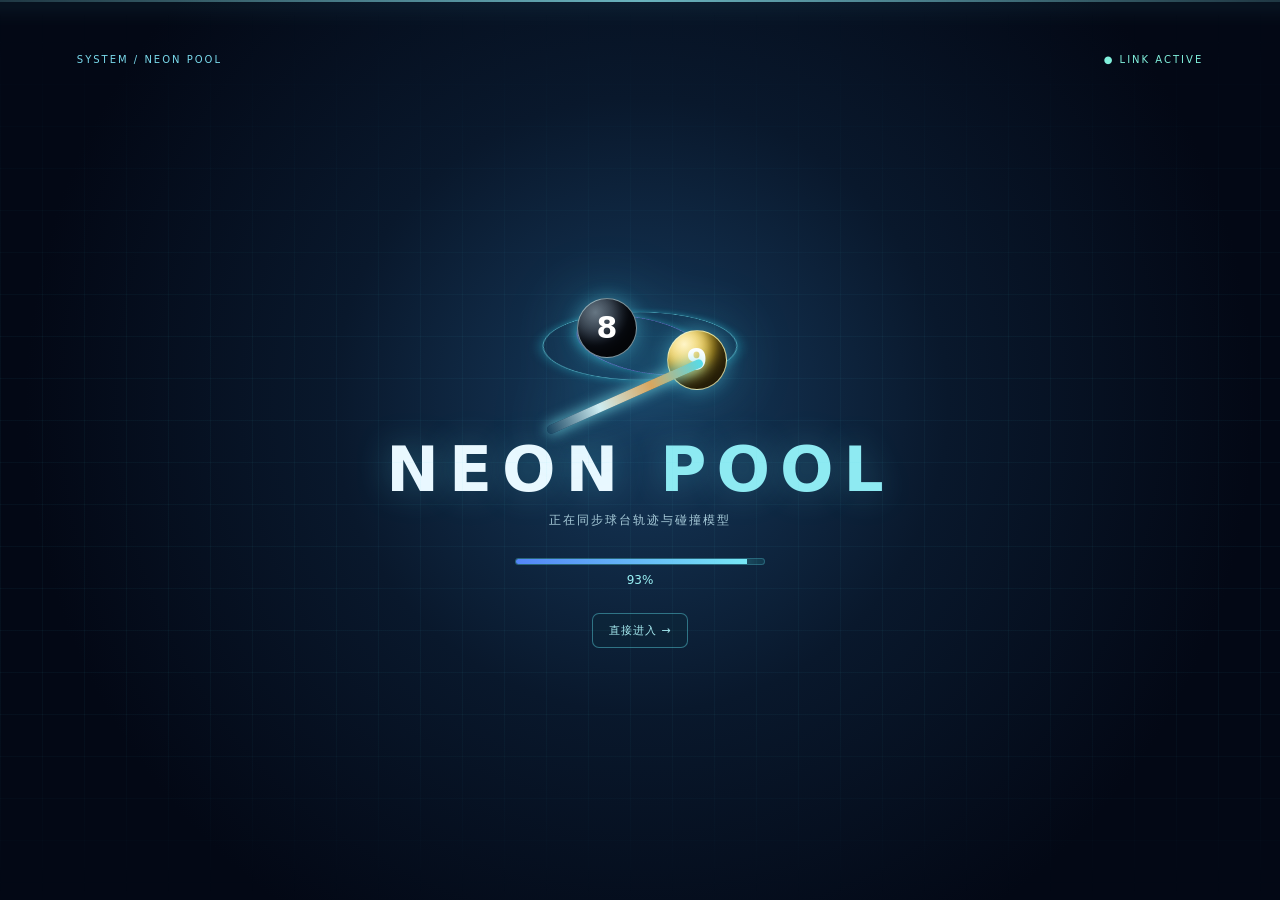
<file: real-pool-web/index.html>
<!doctype html>
<html lang="zh-CN">
<head>
  <meta charset="utf-8">
  <meta name="viewport" content="width=device-width, initial-scale=1, viewport-fit=cover">
  <meta name="theme-color" content="#050a18">
  <meta name="description" content="全屏八球与九球网页台球游戏，支持球路辅助线和分级人机对战。">
  <link rel="icon" href="data:image/svg+xml,%3Csvg xmlns='http://www.w3.org/2000/svg' viewBox='0 0 32 32'%3E%3Ccircle cx='16' cy='16' r='15' fill='%23121a20'/%3E%3Ccircle cx='16' cy='16' r='7' fill='white'/%3E%3Ctext x='16' y='20' text-anchor='middle' font-size='12'%3E8%3C/text%3E%3C/svg%3E">
  <title>光域台球 · 八球 / 九球</title>
  <link rel="stylesheet" href="./style.css">
  <link rel="stylesheet" href="./revamp.css">
  <link rel="stylesheet" href="./future.css?v=20261006-pocket-fix">
  <link rel="stylesheet" href="./mobile.css?v=20261006-phone-review">
</head>
<body id="mobile-pool-preview">
  <div class="mobile-game-surface">
  <div class="boot" id="boot" aria-label="正在启动光域球场">
    <div class="boot-system">SYSTEM / NEON POOL <span>● LINK ACTIVE</span></div>
    <div class="boot-scene"><div class="boot-orbit orbit-one"></div><div class="boot-orbit orbit-two"></div><div class="boot-ball boot-eight">8</div><div class="boot-ball boot-nine">9</div><div class="boot-cue"></div></div>
    <div class="boot-title">NEON <em>POOL</em></div><div class="boot-sub">正在同步球台轨迹与碰撞模型</div><div class="boot-track"><span id="bootProgress"></span></div><div class="boot-percent" id="bootPercent">0%</div><button id="skipBoot" type="button">直接进入 →</button>
  </div>
  <div class="app">
    <header class="topbar" id="previewTopbar">
      <div class="brand"><span class="brand-mark">●</span><div><strong>光域台球</strong><small>NEON POOL / 8·9 BALL</small></div></div>
      <div class="top-actions"><button id="landscapeBtn" class="quiet" type="button" aria-label="切换横屏显示" aria-pressed="false">横屏 ↷</button><button id="musicBtn" class="quiet music-toggle" type="button" aria-label="切换本地背景音乐" aria-pressed="false">♫ 音乐关</button><input id="musicFile" type="file" accept="audio/*" hidden><button id="rulesBtn" class="quiet" type="button">规则</button><button id="newBtn" class="quiet" type="button">新开一局</button><button id="fullBtn" class="quiet" type="button" aria-label="全屏预览游戏" aria-pressed="false">全屏 ⛶</button></div>
    <span id="fullscreenFeedback" role="status" aria-live="polite" hidden></span>
    </header>
    <main class="layout">
      <section class="arena" aria-label="台球桌">
        <div class="scorebar"><div class="player active" id="player0"><span class="player-number">01</span><div><b>玩家 1</b><small id="group0">待分组</small></div><span id="score0" class="score">0</span></div><div class="game-label"><span id="modeLabel">八球</span><small id="turnLabel">准备开球</small></div><div class="player" id="player1"><span class="player-number">02</span><div><b id="player2Name">玩家 2</b><small id="group1">待分组</small></div><span id="score1" class="score">0</span></div></div>
        <div class="table-wrap"><canvas id="game" width="1400" height="790" aria-label="台球游戏画面"></canvas></div>
        <div class="status"><span class="status-dot"></span><span id="statusText">选择八球或九球开始</span></div>
      </section>
      <aside class="controls">
        <div class="control-head"><span>击球控制台</span><small>拖动球台调整瞄准</small></div>
        <div class="angle-panel"><div class="angle-head"><span>精密瞄准</span><b id="angleReadout">0.000°</b></div><div id="angleRuler" class="angle-ruler" role="slider" aria-label="横向拖动刻度尺调整瞄准角" aria-valuemin="-180" aria-valuemax="180" aria-valuenow="0" tabindex="0"><span class="angle-ticks"></span><span class="angle-needle"></span></div><div class="angle-foot"><span>−1°</span><span>每格 0.1°</span><span>＋1°</span></div></div>
        <div class="spin-group"><div><span>击球点</span><small>拖动白点控制旋转</small></div><div class="spin-pad" id="spinPad" role="slider" aria-label="击球点"><div class="spin-cross"></div><div id="spinDot" class="spin-dot"></div></div><button id="resetSpin" type="button" class="small-button">居中</button></div>
        <div class="power-group"><div class="control-line"><span>出杆力度</span><b id="powerReadout">56%</b></div><input id="power" type="range" min="5" max="100" value="56" aria-label="击球力度"><div class="power-ends"><span>轻推</span><span>强力</span></div></div>
        <div class="cue-meter" id="cueMeter" role="slider" aria-label="拉动球杆控制击球力度" aria-valuemin="5" aria-valuemax="100" aria-valuenow="56" tabindex="0"><div class="cue-track"><div class="cue-power" id="cuePower"></div><div class="cue-stick-vertical" id="cueStick"><span class="cue-tip"></span><span class="cue-inlay"></span></div><span class="cue-bottom">向下拉 · 松手击球</span></div></div>
        <button id="placeCueBtn" class="place-cue" type="button" hidden>确认白球位置</button>
        <button id="shootBtn" class="shoot" type="button">击 球 <span>→</span></button>
        <div class="tip" id="tipText">拖动画面瞄准；拉动球杆松手击球，或调节力度后点击击球。</div>
        <div class="spec"><span>球台参数</span><small>球径 57.15 mm · 六袋入口均约 100.3 mm</small></div>
      </aside>
    </main>
    <footer>桌面：拖动瞄准 / 拖动刻度尺精调 / 拉杆击球 · ← → 每次 0.01° · 空格击球 · F 全屏　/　平板：拖动瞄准 / 刻度尺精调 / 拉杆击球</footer>
  </div>
  <div class="overlay start-overlay" id="startOverlay"><div class="start-card"><div class="start-copy"><div class="start-signal"><span class="signal-dot"></span>SYSTEM READY <b>01 / 02</b></div><div class="start-wordmark">NEON <span>POOL</span><i>∞</i></div><h1 class="start-title">光域台球<span>读懂角度，驾驭轨迹。</span></h1><p>踏入未来球场。两种经典玩法、精细击球点与可预见的球路，在这里，由你掌控。</p><button id="startBtn" class="start-btn" type="button">进入球场 <span>↗</span></button><div class="start-foot">08 / 八球对决　　09 / 九球挑战</div></div><div class="start-visual" aria-hidden="true"><div class="start-table"><i class="start-ball a">8</i><i class="start-ball b">9</i><i class="start-trace"></i><i class="start-cue"></i></div><span>TRAJECTORY READY</span></div></div></div>
  <div class="overlay hidden" id="menuOverlay"><div class="menu-card"><div class="eyebrow">MATCH PROTOCOL / 02</div><h1>选择你的<br><em>对局模式。</em></h1><p>设定对手，然后走上球台。精准瞄准，掌控每一次碰撞。</p><div class="opponent-select" aria-label="对手类型"><button id="versusAI" class="selected" type="button">挑战电脑</button><button id="versusLocal" type="button">双人同屏</button></div><div class="difficulty-select" id="difficultySelect" aria-label="电脑难度"><span>电脑难度</span><button type="button" data-difficulty="easy">入门</button><button type="button" data-difficulty="normal" class="selected">标准</button><button type="button" data-difficulty="hard">大师</button></div><div class="mode-grid"><button class="mode-card" type="button" data-mode="eight"><span class="mode-ball black">8</span><span><b>八球对决</b><small>清空己方球，决胜黑八</small></span><span class="arrow">→</span></button><button class="mode-card" type="button" data-mode="nine"><span class="mode-ball yellow">9</span><span><b>九球挑战</b><small>依次碰球，冲击九号</small></span><span class="arrow">→</span></button></div><small class="menu-foot">轨迹预测只显示首碰与碰库前路径</small></div></div>
  <div class="overlay hidden" id="rulesOverlay"><div class="menu-card rules-card"><button id="closeRules" class="close" type="button" aria-label="关闭">×</button><div class="eyebrow">HOW TO PLAY</div><h2>玩法与操作</h2><p><b>瞄准：</b>在球台上拖动调整方向，在右侧横向拖动刻度尺作精细调整；方向键每次调整 0.01°。辅助线恢复原来的首碰圆、目标球短线与白球短线，用于判断碰撞方向；高低杆、侧旋和碰库后的最终落点以实际击球为准。红线表示首碰球不合法。<b>力度：</b>向下拉右侧球杆，松手击球。<b>旋转：</b>移动击球点；每次出杆后自动回到中杆。也可按空格或点击“击球”。</p><p><b>袋口：</b>球进入袋洞的有效下沉区域后落袋，慢球也可进袋；撞到可见胶边会反弹。六袋绘制与碰撞共用袋口几何。</p><p><b>大师：</b>会比较高低杆、左右轻重塞与混合塞，规划下一球；直接进攻困难时尝试翻袋或碰库勾球，防守时寻找藏白球、遮住对手首碰线的落点。出杆前显示击球点和力度，选择与执行仍可能失误。</p><p><b>自由球：</b>点按或拖动台面摆放白球，点击“确认白球位置”；击球前可以点击“重新摆放白球”再次调整。</p><p><b>八球：</b>开球后先分配全色与花色；先打自己的球，清空后合法打进 8 号球即可获胜，无需指定袋口。犯规后对手自由摆放白球。</p><p><b>九球：</b>每杆先碰当前最小号球；合法打进 9 号球获胜。</p><p>首次点按后播放本地钢琴音频，顶部音乐键可开关。测试曲为 Erik Satie 作曲、Kevin MacLeod 演奏的《Gymnopedie No. 1》（CC BY 4.0，已转码）；不是 Enzalla《Lullaby》，原曲待替换。也可导入本机音频并循环播放，文件只在当前浏览器里使用；球碰球、碰库与落袋音效会随击球播放。网页包含首球、无碰库、白球落袋及胜负判定。开球流程为适合网页对战的简化规则。</p></div></div>
  <aside id="musicPanel" class="music-panel" hidden aria-label="背景音乐播放器">
    <div class="music-panel-head"><strong>钢琴音乐 <small>KEVIN MACLEOD</small></strong><button id="closeMusic" type="button" aria-label="收起音乐播放器">×</button></div>
    <p id="musicStatus" role="status">Gymnopedie No. 1 · 本地循环播放</p>
    <a href="https://incompetech.com/music/royalty-free/index.html?Search=Search&amp;isrc=USUAN1100787" target="_blank" rel="noopener">音乐来源与署名</a> · <a href="https://creativecommons.org/licenses/by/4.0/" target="_blank" rel="noopener">CC BY 4.0</a>
    <div class="music-panel-foot"><a href="https://soundcloud.com/enzalla/lullaby" target="_blank" rel="noopener noreferrer">艺人官方曲目 ↗</a><button id="localMusicBtn" type="button">本机音频</button></div>
  </aside>
  </div>
  <script src="./game.js?v=20261006-master-tactics"></script>
  <script src="./audio.js?v=20261006-local-piano"></script>
  <script src="./mobile.js?v=20261006-phone-review"></script>
</body>
</html>
</file>
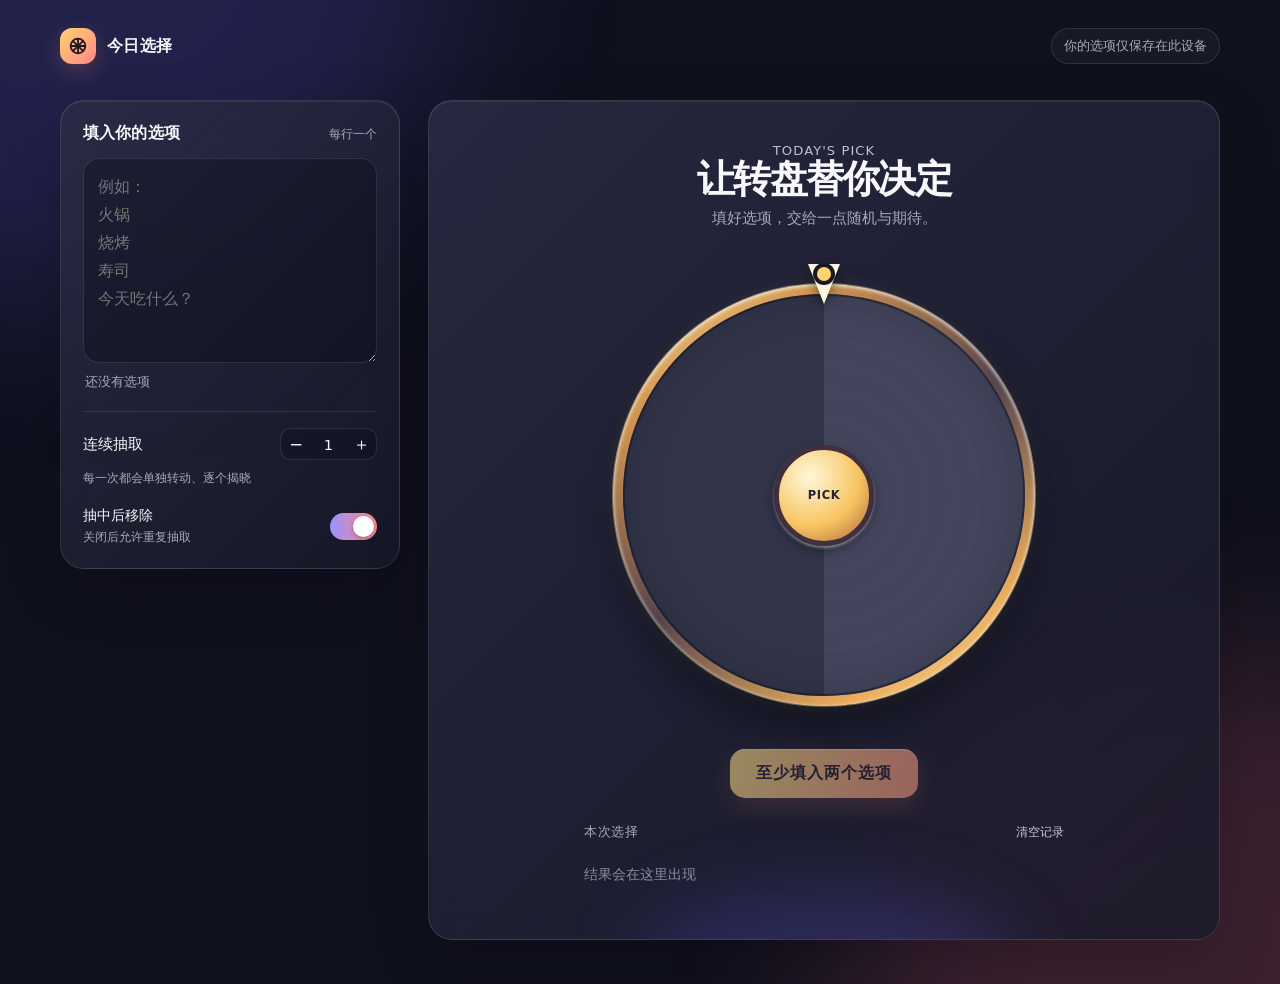
<file: today-choice/index.html>
<!doctype html>
<html lang="zh-CN">
  <head>
    <meta charset="UTF-8" />
    <meta name="viewport" content="width=device-width, initial-scale=1.0" />
    <meta name="description" content="今日选择：一个为犹豫时刻而生的精致随机转盘。" />
    <meta name="theme-color" content="#11121e" />
    <title>今日选择 · 随机转盘</title>
    <link rel="icon" type="image/svg+xml" href="data:image/svg+xml,%3Csvg xmlns='http://www.w3.org/2000/svg' viewBox='0 0 64 64'%3E%3Cdefs%3E%3ClinearGradient id='g' x1='0' x2='1'%3E%3Cstop stop-color='%23ffce65'/%3E%3Cstop offset='1' stop-color='%23ff7e76'/%3E%3C/linearGradient%3E%3C/defs%3E%3Ccircle cx='32' cy='32' r='29' fill='%23111425' stroke='url(%23g)' stroke-width='5'/%3E%3Cpath d='M32 11v42M11 32h42M17 17l30 30M47 17L17 47' stroke='%23ffce65' stroke-width='2.6' opacity='.9'/%3E%3Ccircle cx='32' cy='32' r='6' fill='%23ff7e76'/%3E%3C/svg%3E" />
    <style>
      :root { color-scheme: dark; --ink:#f8f7fb; --muted:#a9aab9; --panel:rgba(28,29,48,.75); --line:rgba(255,255,255,.11); --gold:#ffd36f; --coral:#ff8786; --lav:#9a91ff; --mint:#67d7c1; --danger:#ff8786; }
      * { box-sizing: border-box; }
      body { margin:0; min-width:320px; min-height:100vh; color:var(--ink); font-family: Inter, "PingFang SC", "Microsoft YaHei", system-ui, sans-serif; background:#10111e; overflow-x:hidden; }
      body::before, body::after { content:""; position:fixed; width:48rem; height:48rem; border-radius:50%; filter:blur(90px); pointer-events:none; opacity:.22; z-index:-1; }
      body::before { background:#625ae9; top:-29rem; left:-19rem; } body::after { background:#d45b72; bottom:-33rem; right:-20rem; }
      button, textarea, input { font:inherit; } button { cursor:pointer; }
      .page { width:min(1160px, calc(100% - 32px)); margin:auto; padding:28px 0 44px; }
      header { display:flex; align-items:center; justify-content:space-between; gap:16px; margin-bottom:36px; }
      .brand { display:flex; align-items:center; gap:11px; font-weight:750; letter-spacing:.02em; }
      .brand-mark { display:grid; place-items:center; width:36px; height:36px; border-radius:12px; background:linear-gradient(135deg,var(--gold),var(--coral)); color:#241726; box-shadow:0 7px 22px rgba(255,145,105,.22); }
      .brand-mark svg { width:22px; height:22px; } .eyebrow { color:#bfc0ca; font-size:.82rem; letter-spacing:.08em; }
      .local-note { font-size:.82rem; color:var(--muted); padding:8px 12px; border:1px solid var(--line); border-radius:999px; background:rgba(255,255,255,.035); }
      .app { display:grid; grid-template-columns:340px minmax(0,1fr); gap:28px; align-items:start; }
      .panel { background:linear-gradient(135deg,rgba(43,44,69,.86),rgba(24,25,41,.78)); border:1px solid var(--line); border-radius:24px; box-shadow:0 20px 60px rgba(0,0,0,.22), inset 0 1px rgba(255,255,255,.07); backdrop-filter:blur(16px); }
      .editor { padding:22px; } .section-heading { display:flex; align-items:baseline; justify-content:space-between; gap:8px; margin-bottom:14px; }
      h1,h2,p { margin:0; } h1 { font-size:clamp(1.7rem, 3vw, 2.5rem); letter-spacing:-.045em; line-height:1.1; } h2 { font-size:1rem; letter-spacing:.01em; } .hint { font-size:.78rem; color:var(--muted); }
      textarea { display:block; width:100%; min-height:205px; resize:vertical; border:1px solid var(--line); border-radius:16px; padding:14px; outline:none; color:var(--ink); background:rgba(8,9,18,.34); line-height:1.75; transition:border-color .2s, box-shadow .2s; }
      textarea:focus { border-color:rgba(255,211,111,.68); box-shadow:0 0 0 4px rgba(255,211,111,.09); }
      .option-summary { margin:10px 2px 20px; color:var(--muted); font-size:.82rem; }
      .control-row { display:grid; gap:10px; padding:16px 0; border-top:1px solid var(--line); }
      .row-label { display:flex; justify-content:space-between; align-items:center; gap:12px; font-size:.91rem; }
      .stepper { display:flex; align-items:center; border:1px solid var(--line); background:rgba(9,10,20,.28); border-radius:11px; overflow:hidden; }
      .stepper button { width:30px; height:30px; border:0; color:var(--ink); background:transparent; font-size:1.05rem; } .stepper button:hover { background:rgba(255,255,255,.08); }
      .stepper input { width:35px; padding:0; border:0; text-align:center; color:var(--ink); background:transparent; outline:none; -moz-appearance:textfield; } .stepper input::-webkit-inner-spin-button { appearance:none; }
      .switch-row { display:flex; justify-content:space-between; align-items:center; gap:10px; padding-top:3px; } .switch-copy { font-size:.9rem; } .switch-copy small { display:block; color:var(--muted); font-size:.75rem; margin-top:4px; }
      .switch { position:relative; display:inline-block; flex:0 0 auto; width:47px; height:27px; } .switch input { opacity:0; width:0; height:0; }
      .slider { position:absolute; inset:0; background:#4a4b5b; border-radius:999px; transition:.2s; } .slider::before { content:""; position:absolute; height:21px; width:21px; left:3px; bottom:3px; border-radius:50%; background:#fff; transition:.2s; box-shadow:0 2px 4px rgba(0,0,0,.25); } .switch input:checked + .slider { background:linear-gradient(90deg,var(--lav),var(--coral)); } .switch input:checked + .slider::before { transform:translateX(20px); }
      .workspace { min-height:650px; padding:clamp(22px,4vw,42px); display:flex; flex-direction:column; align-items:center; position:relative; overflow:hidden; }
      .workspace::after { content:""; position:absolute; width:380px; height:150px; border-radius:50%; background:rgba(99,93,238,.22); filter:blur(35px); bottom:-100px; z-index:0; }
      .intro { text-align:center; position:relative; z-index:1; } .intro p { color:var(--muted); margin-top:9px; font-size:.94rem; }
      .wheel-stage { width:min(100%,480px); aspect-ratio:1; margin:27px 0 14px; display:grid; place-items:center; position:relative; z-index:1; }
      .halo { position:absolute; inset:7%; border-radius:50%; background:radial-gradient(circle,transparent 48%,rgba(255,211,111,.3) 69%,transparent 70%); filter:blur(11px); opacity:.72; }
      .pointer { position:absolute; z-index:4; top:1.8%; left:50%; transform:translateX(-50%); width:0; height:0; border-left:16px solid transparent; border-right:16px solid transparent; border-top:40px solid #fff6df; filter:drop-shadow(0 5px 5px rgba(0,0,0,.38)); }
      .pointer::after { content:""; position:absolute; left:-7px; top:-37px; width:14px; height:14px; border-radius:50%; background:var(--gold); box-shadow:0 0 0 4px #171826; }
      .wheel-rim { width:88%; height:88%; padding:10px; border-radius:50%; background:linear-gradient(145deg,#fff0b1,#cf914d 20%,#463749 51%,#e7a85a 81%,#fff0bd); box-shadow:0 20px 36px rgba(0,0,0,.35),0 0 0 1px rgba(255,244,196,.45), inset 0 1px 4px white; }
      .wheel { width:100%; height:100%; border-radius:50%; position:relative; overflow:hidden; background:conic-gradient(#6f75e9 0deg 60deg,#e6788c 60deg 120deg,#e9b762 120deg 180deg,#63c4b2 180deg 240deg,#8b70dd 240deg 300deg,#d975a0 300deg 360deg); transition:transform 4.6s cubic-bezier(.08,.73,.11,1); box-shadow:inset 0 0 0 2px rgba(20,19,38,.5),inset 0 0 45px rgba(0,0,0,.19); }
      .wheel::after { content:""; position:absolute; inset:0; border-radius:50%; background:repeating-radial-gradient(circle at center,transparent 0 24px,rgba(255,255,255,.025) 25px 26px); mix-blend-mode:overlay; pointer-events:none; }
      .wheel-labels { position:absolute; inset:0; z-index:1; pointer-events:none; } .wheel-label { position:absolute; color:rgba(255,255,255,.96); font-size:var(--label-size,.9rem); font-weight:700; line-height:1.2; text-align:center; white-space:nowrap; overflow:hidden; text-overflow:ellipsis; text-shadow:0 1px 2px rgba(0,0,0,.3); transform:translate(-50%,-50%) rotate(var(--label-rotation,0deg)); transition:transform 4.6s cubic-bezier(.08,.73,.11,1); }
      .hub { width:21%; aspect-ratio:1; position:absolute; z-index:3; display:grid; place-items:center; border-radius:50%; color:#2a2032; font-weight:800; font-size:.72rem; letter-spacing:.05em; background:radial-gradient(circle at 34% 29%,#fff8d9,#f7c460 57%,#aa623f); border:5px solid #422f3e; box-shadow:0 2px 3px rgba(255,255,255,.4),0 4px 11px rgba(0,0,0,.4); }
      .draw-button { position:relative; z-index:2; min-width:184px; border:0; color:#2c2133; padding:14px 26px; border-radius:15px; background:linear-gradient(105deg,#ffe389,#ff9d83); box-shadow:0 10px 24px rgba(255,139,110,.25),inset 0 1px rgba(255,255,255,.55); font-weight:800; letter-spacing:.06em; transition:transform .18s,filter .18s; } .draw-button:hover:not(:disabled) { transform:translateY(-2px); filter:brightness(1.05); } .draw-button:active:not(:disabled) { transform:translateY(1px); } .draw-button:disabled { cursor:not-allowed; opacity:.55; }
      .result-area { position:relative; z-index:1; width:min(100%,480px); margin-top:22px; } .result-head { display:flex; align-items:center; justify-content:space-between; margin-bottom:9px; font-size:.79rem; color:var(--muted); letter-spacing:.05em; }
      .clear { border:0; background:transparent; color:#c9c7d6; font-size:.78rem; padding:4px 0; } .clear:hover { color:#fff; }
      .result-list { display:flex; flex-wrap:wrap; gap:8px; min-height:43px; align-content:start; } .empty-result { color:#8d8e9f; font-size:.88rem; padding:11px 0; }
      .result-chip { display:inline-flex; align-items:center; gap:6px; padding:9px 12px; border-radius:999px; background:rgba(255,209,111,.12); border:1px solid rgba(255,209,111,.3); color:#fff1c7; font-size:.88rem; animation:pop .38s cubic-bezier(.2,1.5,.4,1); } .result-chip i { width:6px; height:6px; background:var(--gold); border-radius:50%; }
      @keyframes pop { from { opacity:0; transform:scale(.65) translateY(7px); } to { opacity:1; transform:scale(1); } }
      .toast { position:fixed; left:50%; bottom:24px; transform:translate(-50%,20px); opacity:0; pointer-events:none; padding:10px 14px; border-radius:12px; color:#fff; background:#292a3e; border:1px solid var(--line); box-shadow:0 12px 28px rgba(0,0,0,.25); font-size:.86rem; transition:.25s; } .toast.show { opacity:1; transform:translate(-50%,0); }
      @media (max-width:800px) { .app { grid-template-columns:1fr; } .editor { order:2; } .workspace { min-height:0; } .wheel-stage { width:min(100%,430px); } }
      @media (max-width:500px) { .page { width:min(100% - 20px, 1160px); padding-top:15px; } header { margin-bottom:22px; } .local-note { display:none; } .workspace { padding:24px 14px 28px; border-radius:20px; } .editor { border-radius:20px; } .wheel-stage { margin:19px 0 11px; } .pointer { border-left-width:13px; border-right-width:13px; border-top-width:33px; } .wheel-label { font-size:.64rem; } }
    </style>
  </head>
  <body>
    <main class="page">
      <header>
        <div class="brand"><span class="brand-mark"><svg viewBox="0 0 24 24" fill="none" stroke="currentColor" stroke-width="2"><circle cx="12" cy="12" r="8"/><path d="M12 4v16M4 12h16M6.3 6.3l11.4 11.4M17.7 6.3L6.3 17.7"/></svg></span><span>今日选择</span></div>
        <span class="local-note">你的选项仅保存在此设备</span>
      </header>
      <section class="app">
        <aside class="panel editor" aria-label="转盘设置">
          <div class="section-heading"><h2>填入你的选项</h2><span class="hint">每行一个</span></div>
          <textarea id="optionsInput" aria-label="选项列表" placeholder="例如：&#10;火锅&#10;烧烤&#10;寿司&#10;今天吃什么？"></textarea>
          <p class="option-summary" id="optionSummary">还没有选项</p>
          <div class="control-row">
            <div class="row-label"><span>连续抽取</span><div class="stepper"><button type="button" id="minus" aria-label="减少抽取次数">−</button><input id="drawCount" type="number" min="1" max="30" value="1" aria-label="本次连续抽取数量"><button type="button" id="plus" aria-label="增加抽取次数">＋</button></div></div>
            <span class="hint">每一次都会单独转动、逐个揭晓</span>
          </div>
          <div class="switch-row">
            <div class="switch-copy">抽中后移除<small>关闭后允许重复抽取</small></div>
            <label class="switch"><input id="removeOnDraw" type="checkbox" checked><span class="slider"></span></label>
          </div>
        </aside>
        <section class="panel workspace" aria-label="今日选择转盘">
          <div class="intro"><div class="eyebrow">TODAY'S PICK</div><h1>让转盘替你决定</h1><p id="statusText">填好选项，交给一点随机与期待。</p></div>
          <div class="wheel-stage">
            <div class="halo"></div><div class="pointer" aria-hidden="true"></div><div class="wheel-rim"><div class="wheel" id="wheel"><div class="wheel-labels" id="wheelLabels"></div></div></div><div class="hub">PICK</div>
          </div>
          <button class="draw-button" id="drawButton" type="button">开始转动</button>
          <div class="result-area"><div class="result-head"><span>本次选择</span><button class="clear" id="clearResults" type="button">清空记录</button></div><div class="result-list" id="resultList"><span class="empty-result">结果会在这里出现</span></div></div>
        </section>
      </section>
    </main>
    <div class="toast" id="toast" role="status" aria-live="polite"></div>
    <script>
      (() => {
        const colors = ['#6f75e9','#df7890','#e5b35f','#5fc1af','#8a70d9','#d675a0','#61a9d2','#cc855b','#7ebb79','#b579d9','#d75b77','#6fbfc4'];
        const input = document.querySelector('#optionsInput'), countInput = document.querySelector('#drawCount'), removeInput = document.querySelector('#removeOnDraw');
        const wheel = document.querySelector('#wheel'), labels = document.querySelector('#wheelLabels'), summary = document.querySelector('#optionSummary'), status = document.querySelector('#statusText'), btn = document.querySelector('#drawButton'), results = document.querySelector('#resultList'), toast = document.querySelector('#toast');
        let options = [], currentRotation = 0, spinning = false, resultLog = [], saveTimer;
        const readOptions = () => input.value.split(/\n/).map(x => x.trim()).filter(Boolean);
        const escapeHtml = text => text.replace(/[&<>'"]/g, c => ({'&':'&amp;','<':'&lt;','>':'&gt;',"'":'&#39;','"':'&quot;'}[c]));
        const persist = () => { localStorage.setItem('today-choice-state', JSON.stringify({text:input.value, count:countInput.value, remove:removeInput.checked, results:resultLog})); };
        const showToast = message => { toast.textContent = message; toast.classList.add('show'); clearTimeout(saveTimer); saveTimer = setTimeout(() => toast.classList.remove('show'), 2200); };
        function renderWheel() {
          // The painted segments and the random pool deliberately share this same array.
          // This keeps the fixed pointer, the visible name and the returned result in lockstep.
          options = readOptions(); const shown = options; const n = Math.max(shown.length, 1); const step = 360 / n;
          summary.textContent = options.length ? `已加入 ${options.length} 个选项` : '还没有选项';
          btn.disabled = options.length < 2 || spinning;
          btn.textContent = options.length < 2 ? '至少填入两个选项' : spinning ? '转动中…' : '开始转动';
          if (!options.length) { wheel.style.background = 'conic-gradient(#43455d 0deg 180deg,#323449 180deg 360deg)'; labels.innerHTML = ''; persist(); return; }
          wheel.style.background = `conic-gradient(${shown.map((_,i)=>`${colors[i%colors.length]} ${i*step}deg ${(i+1)*step}deg`).join(',')})`;
          labels.innerHTML = shown.map((name,i) => { const angle=i*step+step/2; const radians=angle*Math.PI/180; const radius=31; const x=50+Math.sin(radians)*radius; const y=50-Math.cos(radians)*radius; const width=n>18?10:n>12?13:n>6?18:28; const size=n>18?'.55rem':n>12?'.68rem':'.9rem'; return `<span class="wheel-label" style="--label-size:${size};--label-rotation:${-(currentRotation%360)}deg;left:${x}%;top:${y}%;width:${width}%">${escapeHtml(name)}</span>`; }).join('');
          persist();
        }
        function renderResults() { results.innerHTML = resultLog.length ? resultLog.map(x=>`<span class="result-chip"><i></i>${escapeHtml(x)}</span>`).join('') : '<span class="empty-result">结果会在这里出现</span>'; }
        function keepLabelsUpright() { const angle=-(currentRotation%360); labels.querySelectorAll('.wheel-label').forEach(label=>label.style.setProperty('--label-rotation',`${angle}deg`)); }
        const clampCount = () => { let n = Math.max(1, Math.min(30, Number(countInput.value)||1)); countInput.value=n; persist(); return n; };
        async function spinOnce() {
          if (options.length < 2) throw new Error('至少需要两个选项');
          const index = Math.floor(Math.random()*options.length); const target = options[index]; const n = options.length; const step=360/n;
          // segment center must reach the fixed pointer at 12 o'clock; add five full laps for a weighty finish.
          const targetRotation = (360 - (index*step + step/2)) % 360; const correction = (targetRotation - (currentRotation % 360) + 360) % 360; currentRotation += 1800 + correction; wheel.style.transform = `rotate(${currentRotation}deg)`; keepLabelsUpright();
          await new Promise(resolve => setTimeout(resolve, 4700)); resultLog.push(target); renderResults(); status.textContent = `今日选择：${target}`;
          if (removeInput.checked) { const pos=options.indexOf(target); if (pos>-1) { options.splice(pos,1); input.value=options.join('\n'); renderWheel(); } }
          persist(); return target;
        }
        btn.addEventListener('click', async () => {
          if (spinning || options.length < 2) return; spinning=true; renderWheel(); const requested=clampCount(); const maximum=removeInput.checked ? Math.min(requested, options.length) : requested;
          if (maximum < requested) showToast(`可抽选项不足，本次抽取 ${maximum} 个`);
          try { for (let i=0;i<maximum;i++) { await spinOnce(); if (i<maximum-1) await new Promise(r=>setTimeout(r,650)); } } catch (e) { showToast(e.message); } finally { spinning=false; renderWheel(); }
        });
        input.addEventListener('input', () => { if (!spinning) renderWheel(); });
        removeInput.addEventListener('change', persist); countInput.addEventListener('change', clampCount);
        document.querySelector('#minus').addEventListener('click',()=>{ countInput.value=Math.max(1,(+countInput.value||1)-1); clampCount(); });
        document.querySelector('#plus').addEventListener('click',()=>{ countInput.value=Math.min(30,(+countInput.value||1)+1); clampCount(); });
        document.querySelector('#clearResults').addEventListener('click',()=>{ resultLog=[]; renderResults(); persist(); });
        // Expose the same two primary actions to WebMCP-capable assistants.
        const modelContext = document.modelContext;
        if (modelContext?.registerTool) {
          const lifecycle = new AbortController();
          const register = tool => Promise.resolve(modelContext.registerTool(tool, { signal: lifecycle.signal })).catch(() => {});
          register({
            name:'configure_today_choice', title:'设置今日选择转盘',
            description:'用一组候选项设置可见转盘，并选择抽中后是否移除该选项。',
            inputSchema:{ type:'object', properties:{ options:{type:'array',items:{type:'string'},minItems:2,maxItems:100}, removeOnDraw:{type:'boolean'} }, required:['options'], additionalProperties:false },
            annotations:{readOnlyHint:false,untrustedContentHint:true},
            execute(payload) { if (!payload || !Array.isArray(payload.options) || payload.options.length < 2 || payload.options.some(x=>typeof x!=='string'||!x.trim())) throw new Error('请提供至少两个非空选项。'); input.value=payload.options.map(x=>x.trim()).join('\n'); if (typeof payload.removeOnDraw==='boolean') removeInput.checked=payload.removeOnDraw; renderWheel(); return { optionCount:options.length, removeOnDraw:removeInput.checked }; }
          });
          register({
            name:'spin_today_choice', title:'转动今日选择',
            description:'逐个转动当前转盘并返回本次随机抽到的选项。',
            inputSchema:{ type:'object', properties:{ draws:{type:'integer',minimum:1,maximum:30} }, additionalProperties:false },
            annotations:{readOnlyHint:false,untrustedContentHint:true},
            async execute(payload) { if (spinning) throw new Error('转盘正在转动。'); if (options.length<2) throw new Error('至少需要两个选项。'); const requested=Math.max(1,Math.min(30,Number(payload?.draws)||1)); const total=removeInput.checked?Math.min(requested,options.length):requested; spinning=true; renderWheel(); const picked=[]; try { for(let i=0;i<total;i++){ picked.push(await spinOnce()); if(i<total-1) await new Promise(r=>setTimeout(r,650)); } return { picked, remainingOptions:options.length }; } finally { spinning=false; renderWheel(); } }
          });
        }
        try { const saved=JSON.parse(localStorage.getItem('today-choice-state')); if (saved) { input.value=saved.text||''; countInput.value=saved.count||1; removeInput.checked=saved.remove!==false; resultLog=Array.isArray(saved.results)?saved.results:[]; } } catch(_) {}
        renderWheel(); renderResults();
      })();
    </script>
  </body>
</html>
</file>
<file: styles.css>
:root{--bg:#eef1f5;--fg:#172033;--card:#fff;--primary:#2856d8;--primary-dark:#1d44b6;--secondary:#f2f5f9;--muted:#657089;--border:#dce2eb;--danger:#d8394d;--shadow:0 18px 48px rgba(36,50,74,.14);font-family:"Segoe UI","PingFang SC","Microsoft YaHei",system-ui,sans-serif;color:var(--fg);background:var(--bg);font-synthesis:none}
*{box-sizing:border-box}body{margin:0;background:var(--bg);overflow:hidden}button,input,select,textarea{font:inherit}button{color:inherit}svg{width:1em;height:1em;fill:none;stroke:currentColor;stroke-width:1.8;stroke-linecap:round;stroke-linejoin:round}.app-shell{min-height:100vh}.topbar{height:64px;display:flex;align-items:center;justify-content:space-between;gap:16px;padding:0 22px;border-bottom:1px solid var(--border);background:var(--card);position:relative;z-index:20}.brand{display:flex;align-items:center;gap:11px;min-width:0}.brand-mark{display:grid;width:38px;height:38px;place-items:center;border-radius:12px;background:var(--primary);color:white;box-shadow:0 5px 14px rgba(40,86,216,.25)}.brand-mark svg{width:21px;height:21px}.brand h1{margin:0;font-size:16px;letter-spacing:-.01em}.brand p{margin:2px 0 0;color:var(--muted);font-size:11px}.top-actions{display:flex;align-items:center;gap:8px}.privacy-pill{display:flex;align-items:center;gap:7px;padding:7px 11px;border:1px solid var(--border);border-radius:999px;background:var(--secondary);color:var(--muted);font-size:12px}.privacy-pill i{width:7px;height:7px;border-radius:50%;background:#20a66a}.btn{min-height:36px;display:inline-flex;align-items:center;justify-content:center;gap:7px;border:1px solid transparent;border-radius:10px;padding:0 13px;font-weight:650;font-size:13px;cursor:pointer;transition:background .16s ease,border-color .16s ease,transform .16s ease}.btn:active:not(:disabled){transform:translateY(1px)}.btn svg{width:16px;height:16px}.btn.primary{background:var(--primary);color:white;box-shadow:0 3px 10px rgba(40,86,216,.2)}.btn.primary:hover{background:var(--primary-dark)}.btn.secondary{border-color:var(--border);background:white}.btn.secondary:hover{border-color:#bcc7d8;background:#fafcff}.btn:disabled{cursor:not-allowed;opacity:.45}.btn.large{min-height:42px;padding:0 17px;font-size:14px}.btn.grow{flex:1;padding-inline:9px}.editor-shell{display:grid;grid-template-columns:240px minmax(360px,1fr) 286px;height:calc(100vh - 64px);min-height:560px}.panel{display:flex;min-width:0;min-height:0;flex-direction:column;gap:12px;background:var(--card);padding:18px}.left-panel{border-right:1px solid var(--border)}.right-panel{border-left:1px solid var(--border);overflow:auto}.panel-heading{display:flex;align-items:center;justify-content:space-between;padding-bottom:8px}.panel-heading h2{margin:2px 0 0;font-size:15px}.eyebrow{margin:0;color:var(--muted);font-size:11px;font-weight:700;letter-spacing:.08em}.count,.confidence{display:grid;min-width:24px;height:24px;place-items:center;border-radius:999px;background:var(--secondary);color:var(--muted);font-size:12px}.confidence{padding:0 8px;background:#eaf7f0;color:#14734b;font-weight:650}.layer-list{display:flex;min-height:0;flex:1;flex-direction:column;gap:7px;overflow:auto;padding-right:2px}.layer-placeholder{padding:28px 12px;border:1px dashed var(--border);border-radius:12px;color:var(--muted);font-size:12px;text-align:center}.layer-item{width:100%;display:flex;align-items:center;gap:10px;padding:8px;border:1px solid transparent;border-radius:11px;background:transparent;text-align:left;cursor:pointer}.layer-item:hover{background:#f6f8fb}.layer-item.selected{border-color:#9cb2f0;background:#eef3ff}.layer-thumb{display:grid;width:34px;height:34px;flex:0 0 34px;place-items:center;border-radius:9px;background:#e9edf4;color:#526078}.layer-thumb.text{background:#e7eeff;color:var(--primary)}.layer-thumb.region{background:#ebf8ff;color:#14799e}.layer-thumb.mask{background-image:linear-gradient(135deg,#f1f3f6 25%,#fff 25%,#fff 50%,#f1f3f6 50%,#f1f3f6 75%,#fff 75%);background-size:10px 10px;color:#59667b}.layer-thumb svg{width:17px;height:17px}.layer-copy{min-width:0;flex:1}.layer-copy strong,.layer-copy small{display:block;overflow:hidden;text-overflow:ellipsis;white-space:nowrap}.layer-copy strong{font-size:13px}.layer-copy small{margin-top:2px;color:var(--muted);font-size:11px}.layer-lock{width:14px;height:14px;color:var(--muted)}.layer-actions{display:grid;grid-template-columns:1fr 1fr;gap:7px}.mini-button{min-height:34px;display:inline-flex;align-items:center;justify-content:center;gap:6px;border:1px solid var(--border);border-radius:9px;background:white;font-size:12px;font-weight:650;cursor:pointer}.mini-button:hover:not(:disabled){background:var(--secondary)}.mini-button.danger{color:var(--danger)}.mini-button:disabled{cursor:not-allowed;opacity:.4}.mini-button svg{width:14px;height:14px}.layer-hint{padding:10px 11px;border:1px dashed var(--border);border-radius:11px;background:var(--secondary);color:var(--muted);font-size:11px;line-height:1.55}.stage-wrap{display:grid;min-width:0;min-height:0;grid-template-rows:44px 1fr 34px;background:#cfd5df}.stage-toolbar,.stage-footer{display:flex;align-items:center;gap:8px;background:#f8fafc;color:var(--muted);font-size:12px}.stage-toolbar{padding:0 16px;border-bottom:1px solid var(--border)}.stage-toolbar strong{color:var(--fg)}.dimension{padding-left:10px;border-left:1px solid var(--border)}.zoom{margin-left:auto}.toolbar-button,.text-button{border:0;background:transparent;color:var(--primary);font-size:12px;font-weight:650;cursor:pointer}.toolbar-button{padding:5px 8px;border-radius:7px}.toolbar-button:hover,.text-button:hover{background:#e9efff}.stage-footer{justify-content:center;border-top:1px solid var(--border)}.stage-footer svg{width:14px;height:14px}.stage{position:relative;display:grid;min-height:0;place-items:center;overflow:auto;padding:32px;background-color:#d8dde5;background-image:radial-gradient(#b7beca .8px,transparent .8px);background-size:16px 16px}.stage.dragging{background-color:#ced8ef;outline:3px solid var(--primary);outline-offset:-3px}.drop-card{display:flex;width:min(440px,100%);flex-direction:column;align-items:center;padding:38px 32px;border:1px solid #d7dde7;border-radius:22px;background:rgba(255,255,255,.95);text-align:center;box-shadow:var(--shadow)}.scan-icon{display:grid;width:64px;height:64px;place-items:center;border-radius:18px;background:#e8efff;color:var(--primary)}.scan-icon svg{width:32px;height:32px}.drop-card h2{margin:18px 0 7px;font-size:21px;letter-spacing:-.02em}.drop-card p{max-width:330px;margin:0 0 20px;color:var(--muted);font-size:14px;line-height:1.65}.drop-card small{margin-top:14px;color:var(--muted);font-size:11px}.canvas-shell{display:grid;place-items:center;background:white;box-shadow:0 18px 55px rgba(36,50,74,.22)}.canvas-shell .canvas-container{box-shadow:none}.progress-card{position:absolute;left:50%;bottom:22px;width:min(390px,calc(100% - 32px));transform:translateX(-50%);padding:14px 15px;border:1px solid rgba(207,215,227,.9);border-radius:14px;background:rgba(255,255,255,.96);box-shadow:0 12px 32px rgba(36,50,74,.18);backdrop-filter:blur(12px)}.progress-copy{display:flex;align-items:center;justify-content:space-between;gap:12px}.progress-copy strong{font-size:13px}.progress-copy span{color:var(--muted);font-size:11px}.progress-track{height:5px;margin:10px 0 7px;overflow:hidden;border-radius:99px;background:#e6eaf0}.progress-track i{display:block;width:4%;height:100%;border-radius:inherit;background:var(--primary);transition:width .2s ease}.progress-card .text-button{float:right;padding:3px 5px}.empty-inspector{display:flex;flex-direction:column;align-items:center;gap:12px;padding:42px 10px;text-align:center}.empty-inspector>span{display:grid;width:44px;height:44px;place-items:center;border-radius:12px;background:var(--secondary);color:var(--muted)}.empty-inspector svg{width:21px;height:21px}.empty-inspector p{margin:0;color:var(--muted);font-size:13px;line-height:1.65}.inspector-form{display:flex;flex-direction:column;gap:13px}.field{display:flex;flex-direction:column;gap:6px}.field>span{display:flex;justify-content:space-between;color:#46536a;font-size:12px;font-weight:650}.field input,.field select,.field textarea{width:100%;border:1px solid var(--border);border-radius:9px;background:white;color:var(--fg);outline:none}.field input:focus,.field select:focus,.field textarea:focus{border-color:#7898ed;box-shadow:0 0 0 3px rgba(40,86,216,.1)}.field input,.field select{height:36px;padding:0 9px}.field textarea{min-height:86px;resize:vertical;padding:9px;line-height:1.5}.field-row{display:grid;grid-template-columns:1fr 90px;gap:10px}.color-field input,.color-wide input{padding:4px;cursor:pointer}.region-actions{display:flex;gap:8px;margin-top:2px}.helper{margin:0;color:var(--muted);font-size:11px;line-height:1.55}.safety-note{margin-top:auto;display:flex;flex-direction:column;gap:5px;padding:11px 12px;border-left:3px solid #7a96e9;border-radius:4px 10px 10px 4px;background:#f2f5fd}.safety-note strong{font-size:12px}.safety-note span{color:var(--muted);font-size:11px;line-height:1.55}.toast{position:fixed;z-index:100;left:50%;bottom:24px;max-width:min(480px,calc(100% - 32px));transform:translateX(-50%);padding:11px 15px;border-radius:11px;background:#172033;color:white;box-shadow:0 10px 30px rgba(23,32,51,.25);font-size:13px}.toast.error{background:#a92538}.toast.success{background:#156b49}[hidden]{display:none!important}
@media(max-width:1040px){.editor-shell{grid-template-columns:210px minmax(360px,1fr) 260px}.panel{padding:14px}.topbar{padding-inline:14px}}
@media(max-width:900px){.editor-shell{grid-template-columns:190px minmax(360px,1fr)}.right-panel{display:none}.privacy-pill{display:none}}
@media(max-width:680px){body{overflow:auto}.topbar{position:sticky;top:0;padding:0 10px}.brand-mark{width:34px;height:34px}.brand p,.top-actions .secondary{display:none}.btn{padding-inline:10px}.editor-shell{display:flex;height:auto;min-height:calc(100vh - 64px);flex-direction:column}.stage-wrap{order:1;height:calc(100vh - 64px);min-height:520px}.left-panel{order:2;min-height:340px;border-top:1px solid var(--border);border-right:0}.right-panel{display:flex;order:3;min-height:440px;border-top:1px solid var(--border);border-left:0}.stage{padding:16px}.stage-footer{font-size:11px}.drop-card{padding:30px 20px}.layer-list{max-height:260px}.safety-note{margin-top:16px}}
@media(prefers-reduced-motion:reduce){*{scroll-behavior:auto!important;transition:none!important}}
</file>
<file: kuangtu-skin-ranker/styles.css>
:root{color-scheme:dark;--bg:#10121a;--panel:#1a1e29;--panel2:#202533;--stroke:#353b4b;--text:#f5f5f3;--muted:#a5abb8;--red:#ff675d;--red2:#e74c52;font-family:Inter,"Noto Sans SC","Microsoft YaHei",system-ui,sans-serif}*{box-sizing:border-box}html{scroll-behavior:smooth}body{margin:0;background:radial-gradient(ellipse 70% 500px at 85% -8%,#442127 0,transparent 75%),var(--bg);color:var(--text);min-height:100vh}button,input{font:inherit}button{cursor:pointer}a{color:inherit}.page-shell{max-width:1440px;margin:auto;padding:0 36px}.topbar{height:88px;border-bottom:1px solid #303440;display:flex;align-items:center;justify-content:space-between;gap:20px}.brand{display:flex;align-items:center;gap:13px}.brand-mark,.loading-symbol{background:var(--red);color:#10121a;font-weight:1000;font-size:25px;letter-spacing:-5px;display:grid;place-items:center;width:42px;height:42px;clip-path:polygon(0 0,100% 0,100% 73%,73% 100%,0 100%);padding-right:7px}.brand-mark span,.loading-symbol span{font-size:17px;transform:translateY(4px)}.brand strong{font-size:17px;letter-spacing:.03em;display:block}.brand small{font-size:10px;letter-spacing:.2em;color:#8e98aa;font-weight:700;display:block;margin-top:2px}.top-actions{display:flex;align-items:center;gap:18px}.save-state{font-size:12px;color:#8f98a8}.save-dot{display:inline-block;width:6px;height:6px;border-radius:100%;background:#67d3a0;margin-right:7px;vertical-align:2px}.button{border:1px solid var(--stroke);border-radius:8px;padding:10px 15px;background:transparent;color:#e6e8ec;font-weight:650;font-size:13px}.button:hover{border-color:#747d8f;background:#272c38}.intro{padding:56px 0 51px;position:relative}.eyebrow,.section-kicker,.dialog-kicker{text-transform:uppercase;color:var(--red);font-weight:800;letter-spacing:.17em;font-size:11px}.eyebrow{display:flex;align-items:center;gap:11px}.eyebrow-line{width:22px;height:2px;background:var(--red)}h1{font-size:clamp(32px,4.4vw,64px);line-height:1.13;letter-spacing:-.055em;margin:19px 0 14px;font-weight:900}h1 em{color:var(--red);font-style:normal}.intro p{color:#aeb5c1;font-size:15px;line-height:1.85;max-width:640px;margin:0}.intro-stats{display:flex;gap:35px;margin-top:33px}.intro-stats div{display:flex;align-items:baseline;gap:7px;border-right:1px solid #363b46;padding-right:34px}.intro-stats div:last-child{border:0}.intro-stats strong{font-size:26px;line-height:1;font-variant-numeric:tabular-nums}.intro-stats span{font-size:12px;color:#919aa8}.section-heading{display:flex;align-items:end;justify-content:space-between;gap:20px;margin:0 0 18px}.section-heading h2{font-size:23px;letter-spacing:-.03em;margin:6px 0 0}.section-heading>p{font-size:12px;color:#8e98a8;margin:0 0 4px}.board{border:1px solid #3d4351;border-radius:12px;overflow:hidden;background:#1a1e27;box-shadow:0 26px 65px #0002}.tier-row{display:grid;grid-template-columns:155px minmax(0,1fr);min-height:127px;border-bottom:1px solid #393e4c}.tier-row:last-child{border-bottom:0}.tier-label{padding:18px 20px;display:flex;flex-direction:column;justify-content:center;color:#171920;position:relative;overflow:hidden}.tier-label:after{content:"";position:absolute;width:100px;height:100px;border:1px solid #10121a24;border-radius:50%;right:-30px;bottom:-60px}.tier-index{font-weight:900;font-size:11px;opacity:.62;letter-spacing:.1em;margin-bottom:3px}.tier-label strong{font-size:27px;font-weight:900;letter-spacing:-.055em;white-space:nowrap}.tier-hang{background:#ff665d}.tier-top{background:#ffb951}.tier-great{background:#f1e86e}.tier-npc{background:#dedac1}.tier-last{background:#aab5c8}.tier-drop{min-width:0;display:flex;align-content:center;align-items:center;flex-wrap:wrap;gap:8px;padding:12px;transition:background .15s,box-shadow .15s}.tier-drop.is-target{background:#313a48;box-shadow:inset 0 0 0 2px #ff867d}.drop-hint{color:#596171;font-size:13px;margin-left:12px}.tier-drop:has(.skin-card) .drop-hint{display:none}.skin-card{position:relative;background:linear-gradient(145deg,#31334d,#242431 58%,#1a1e2c);border:1px solid #454456;border-radius:7px;width:149px;height:99px;overflow:hidden;flex:0 0 auto;box-shadow:0 6px 12px #0003;user-select:none;touch-action:none;cursor:grab;transition:transform .16s,border-color .16s,box-shadow .16s}.skin-card:hover,.skin-card:focus-visible{transform:translateY(-3px);border-color:#ec7b74;box-shadow:0 10px 18px #0005;outline:none}.skin-card:active{cursor:grabbing}.skin-card img{display:block;width:100%;height:70px;object-fit:contain;object-position:center;padding:4px 6px;filter:drop-shadow(0 7px 5px #0008)}.skin-card .card-name{height:27px;padding:5px 7px 4px;background:#141923e8;border-top:1px solid #ffffff1c;white-space:nowrap;overflow:hidden;text-overflow:ellipsis;color:#f3f3f4;font-size:11px;font-weight:650}.skin-card.no-image .card-image{height:70px;display:grid;place-items:center;font-size:13px;color:#b6aabf;font-weight:800;letter-spacing:.1em}.skin-card.drag-source{opacity:.28}.drag-ghost{position:fixed;z-index:1000;pointer-events:none;opacity:.94;transform:rotate(-3deg) scale(1.04);box-shadow:0 20px 40px #0009}.pool-section{margin-top:45px}.pool-count{font-size:15px;color:#939cab;font-weight:500;margin-left:4px}.search{display:flex;align-items:center;gap:9px;background:#1d222d;border:1px solid #393f4f;border-radius:8px;padding:0 13px;height:40px;width:min(285px,100%)}.search:focus-within{border-color:var(--red)}.search svg{height:16px;width:16px;fill:none;stroke:#97a0ae;stroke-width:2;stroke-linecap:round}.search input{border:0;background:none;outline:0;color:#fff;width:100%;min-width:0;font-size:13px}.search input::placeholder{color:#7f8998}.skin-pool{min-height:173px;background:#171b25;border:1px dashed #444b5d;border-radius:11px;align-content:flex-start;gap:10px;padding:15px}.skin-pool .skin-card{width:155px}.no-results{text-align:center;color:#9ea7b5;padding:25px}.pool-section{padding-bottom:40px}footer{border-top:1px solid #313743;padding:19px 0 30px;color:#737e8f;font-size:11px;line-height:1.7}footer a{color:#aab4c2}.choose-dialog{width:min(460px,calc(100% - 32px));border:1px solid #515767;border-radius:15px;background:#202532;color:#fff;padding:25px;box-shadow:0 30px 85px #0009}.choose-dialog::backdrop{background:#05070dbb;backdrop-filter:blur(4px)}.choose-dialog h2{font-size:23px;margin:6px 0 14px}.dialog-close{border:0;background:none;color:#c2c8d2;font-size:28px;position:absolute;right:17px;top:12px}.dialog-kicker{margin:0}.chosen-skin{display:flex;align-items:center;gap:14px;background:#151a24;border-radius:8px;min-height:76px;padding:8px 12px;margin-bottom:18px;font-weight:700}.chosen-skin img{width:118px;height:60px;object-fit:contain}.tier-choices{display:grid;grid-template-columns:repeat(2,1fr);gap:9px}.tier-choices button{border:1px solid #515767;border-radius:8px;background:#2a3040;color:#fff;padding:12px;font-weight:800;text-align:left}.tier-choices button:hover,.tier-choices button:focus-visible{border-color:#ff867d;background:#3b3540}.tier-choices button[data-zone=pool]{grid-column:span 2;color:#aeb8c7}.tier-choices .choice-chip{display:inline-block;width:9px;height:9px;border-radius:2px;margin-right:8px}.dialog-tip{color:#8993a3;font-size:12px;margin:17px 0 0}.loading{position:fixed;inset:0;z-index:2000;background:#10121a;display:grid;place-items:center;transition:opacity .36s,visibility .36s}.loading.hidden{opacity:0;visibility:hidden;pointer-events:none}.loading-inner{text-align:center;min-width:220px}.loading-symbol{width:66px;height:66px;font-size:38px;margin:auto auto 20px;padding-right:11px}.loading-symbol span{font-size:24px}.loading-title{font-size:18px;font-weight:850;letter-spacing:.06em}.loading-track{height:3px;background:#303542;border-radius:9px;margin:22px auto 10px;overflow:hidden}.loading-track i{display:block;height:100%;width:40%;background:var(--red);animation:load 1.1s ease-in-out infinite alternate}.loading p{font-size:12px;color:#7f8998}@keyframes load{from{transform:translateX(-100%)}to{transform:translateX(250%)}}@media(max-width:760px){.page-shell{padding:0 15px}.topbar{height:70px}.top-actions{gap:8px}.save-state{display:none}.intro{padding:40px 0 37px}.intro p{font-size:14px}.intro-stats{gap:14px;margin-top:27px}.intro-stats div{display:block;padding-right:15px}.intro-stats strong{display:block;font-size:22px}.intro-stats span{font-size:11px}.section-heading{align-items:start}.section-heading>p{display:none}.tier-row{grid-template-columns:81px minmax(0,1fr);min-height:108px}.tier-label{padding:9px}.tier-label strong{font-size:18px}.tier-index{font-size:10px}.tier-drop{gap:5px;padding:7px}.skin-card,.skin-pool .skin-card{width:112px;height:82px}.skin-card img,.skin-card.no-image .card-image{height:57px}.skin-card .card-name{height:24px;font-size:10px;padding:4px 5px}.drop-hint{font-size:11px;margin-left:4px}.pool-section{margin-top:34px}.pool-section .section-heading{flex-direction:column;align-items:stretch;gap:13px}.search{width:100%}.skin-pool{justify-content:center;gap:7px}.brand strong{font-size:14px}.brand small{font-size:9px}.brand-mark{width:36px;height:36px;font-size:22px}.button{font-size:12px;padding:8px 10px}}@media(max-width:390px){.tier-row{grid-template-columns:68px minmax(0,1fr)}.tier-label strong{font-size:15px}.skin-card,.skin-pool .skin-card{width:98px}}@media(prefers-reduced-motion:reduce){*,*:before,*:after{scroll-behavior:auto!important;animation:none!important;transition:none!important}}
</file>
<file: real-pool-web/style.css>
:root{color-scheme:dark;--bg:#07191b;--panel:#102527;--line:#315054;--text:#ecf5ee;--muted:#94aaa8;--gold:#efcd79;--green:#2cb98e}
.opponent-select{display:flex;gap:8px;margin-top:22px}.opponent-select button{flex:1;border:1px solid #66867a;border-radius:9px;background:#ffffff0b;color:#cfdfd5;padding:10px}.opponent-select button.selected{color:#142825;border-color:#e6c67d;background:#e8c879;font-weight:800}.menu-card .mode-grid{margin-top:16px}
*{box-sizing:border-box}html,body{margin:0;min-height:100%;font-family:Inter,"Microsoft YaHei",system-ui,sans-serif;background:var(--bg);color:var(--text)}body{background:radial-gradient(circle at 47% -20%,#1a4c46 0,#0b2527 45%,#061719 95%)}button,input{font:inherit}button{cursor:pointer}button:disabled{opacity:.42;cursor:not-allowed}.app{max-width:1660px;margin:0 auto;padding:0 28px}.topbar{height:86px;display:flex;align-items:center;justify-content:space-between;border-bottom:1px solid #36545866}.brand{display:flex;align-items:center;gap:14px}.brand-mark{width:42px;height:42px;border-radius:50%;background:radial-gradient(circle at 32% 26%,#fff,#e3ebdb 13%,#06161d 15%,#0e1823 65%,#000);color:transparent;box-shadow:0 2px 14px #0008,0 0 0 2px #a3b7ac55}.brand strong{display:block;font-size:18px;letter-spacing:2px}.brand small{display:block;color:var(--gold);font-size:10px;letter-spacing:3px;margin-top:3px}.top-actions{display:flex;gap:12px}.quiet{border:1px solid #52706d6d;border-radius:10px;color:#d9e7de;background:#ffffff0a;padding:10px 15px}.quiet:hover,.small-button:hover,.aim-controls button:hover{background:#ffffff1d}.layout{display:grid;grid-template-columns:minmax(0,1fr) 280px;gap:24px;padding-top:28px}.arena{min-width:0}.scorebar{height:76px;display:grid;grid-template-columns:1fr 132px 1fr;align-items:center;background:#102a2b;border:1px solid #365858;border-radius:18px 18px 0 0;padding:0 18px}.player{display:flex;align-items:center;gap:12px;opacity:.56}.player:last-child{justify-content:flex-end}.player.active{opacity:1}.player-number{display:grid;place-items:center;width:35px;height:35px;border-radius:8px;border:1px solid #597571;color:var(--gold);font-size:13px}.player b,.player small{display:block}.player b{font-size:14px}.player small{font-size:11px;color:#a9bfba;margin-top:3px}.score{font-size:28px;font-weight:700;color:var(--gold);min-width:35px;text-align:center}.game-label{text-align:center}.game-label span{display:block;color:var(--gold);font-size:14px;font-weight:800;letter-spacing:3px}.game-label small{display:block;font-size:11px;color:#b6c8c4;margin-top:5px}.table-wrap{background:#12292a;border-left:1px solid #365858;border-right:1px solid #365858;padding:10px;box-shadow:0 24px 50px #0005}.table-wrap canvas{display:block;width:100%;height:auto;touch-action:none;border-radius:10px}.status{height:48px;display:flex;align-items:center;gap:10px;background:#102a2b;border:1px solid #365858;border-radius:0 0 15px 15px;color:#d5e3de;padding:0 19px;font-size:13px}.status-dot{width:8px;height:8px;border-radius:50%;background:#e1c270;box-shadow:0 0 12px #e1c270}.controls{background:linear-gradient(150deg,#173438,#102528);border:1px solid #3c5a58;border-radius:18px;padding:20px;align-self:start;box-shadow:0 24px 50px #0003}.control-head{display:flex;flex-direction:column;gap:5px;border-bottom:1px solid #ffffff18;padding-bottom:17px}.control-head span,.control-line span,.spin-group>div:first-child span{font-size:15px;font-weight:700}.control-head small,.spin-group>div:first-child small{color:var(--muted);font-size:11px}.aim-controls{display:flex;align-items:center;gap:9px;margin:18px 0 27px}.aim-controls button{height:38px;width:40px;background:#2b4746;border:1px solid #5f7771;border-radius:9px;color:#fff;font-size:20px}.aim-controls span{flex:1;text-align:center;color:#b7c8c3;font-size:12px}.aim-controls b{display:block;color:var(--gold);font-size:13px;margin-top:4px}.spin-group{display:flex;flex-direction:column;align-items:center;gap:10px;border-top:1px solid #ffffff18;padding-top:22px}.spin-group>div:first-child{text-align:center;display:flex;flex-direction:column;gap:3px}.spin-pad{position:relative;width:114px;height:114px;border-radius:50%;background:radial-gradient(circle at 35% 28%,#fff,#d9e4dc 72%,#93a49c 100%);border:5px solid #3f665f;box-shadow:0 9px 20px #0005;touch-action:none;cursor:crosshair}.spin-cross{position:absolute;inset:0;border-radius:50%;background:linear-gradient(transparent calc(50% - .5px),#607d7844 50%,transparent calc(50% + .5px)),linear-gradient(90deg,transparent calc(50% - .5px),#607d7844 50%,transparent calc(50% + .5px))}.spin-dot{position:absolute;left:50%;top:50%;width:18px;height:18px;transform:translate(-50%,-50%);border-radius:50%;background:#c88c42;border:3px solid #fff;box-shadow:0 2px 7px #0007}.small-button{background:transparent;border:1px solid #68817a;border-radius:6px;color:#cbded3;padding:4px 10px;font-size:11px}.power-group{border-top:1px solid #ffffff18;margin-top:20px;padding-top:22px}.control-line{display:flex;justify-content:space-between;align-items:center}.control-line b{color:var(--gold);font-size:17px}input[type=range]{width:100%;margin:23px 0 8px;accent-color:#e9c16e;cursor:pointer}.power-ends{display:flex;justify-content:space-between;color:#88a09b;font-size:11px}.shoot{width:100%;height:62px;margin-top:28px;color:#142825;border:0;border-radius:11px;background:linear-gradient(135deg,#f6d582,#d99e53);font-size:20px;font-weight:850;letter-spacing:5px;box-shadow:0 9px 25px #bd8f4444}.shoot:hover{filter:brightness(1.08)}.shoot span{float:right;margin-right:18px;font-size:22px;letter-spacing:0}.tip{color:#9ab3ac;font-size:11px;line-height:1.6;margin-top:15px;min-height:38px}.call-pocket{background:#1c3b38;border:1px solid #d4b77677;border-radius:9px;padding:12px;margin-top:12px;font-size:12px}.call-pocket strong,.call-pocket span,.call-pocket b{display:block;margin:3px 0}.call-pocket b{color:var(--gold)}.spec{margin-top:23px;padding-top:16px;border-top:1px solid #ffffff18;display:flex;flex-direction:column;gap:4px}.spec span{color:#d9eadf;font-size:12px}.spec small{color:#90aaa0;font-size:11px}footer{text-align:center;color:#7c9a93;font-size:11px;padding:23px 0 30px}.overlay{position:fixed;inset:0;z-index:10;display:grid;place-items:center;background:#051719db;backdrop-filter:blur(6px);padding:20px}.overlay.hidden{display:none}.menu-card{width:min(100%,540px);padding:36px;border-radius:23px;border:1px solid #73948380;background:linear-gradient(145deg,#234540,#0a2629 72%);box-shadow:0 35px 90px #000b;position:relative}.eyebrow{font-size:11px;letter-spacing:5px;font-weight:800;color:var(--gold)}h1{font-size:clamp(38px,7vw,62px);line-height:1.12;margin:20px 0 18px;letter-spacing:2px}h1 em{font-style:normal;color:var(--gold)}.menu-card p{color:#c5d7d0;line-height:1.8;font-size:14px}.mode-grid{display:grid;gap:12px;margin:27px 0 22px}.mode-card{display:flex;align-items:center;gap:16px;text-align:left;padding:17px 18px;border-radius:14px;border:1px solid #7491837f;background:#ffffff0b;color:#f0f5ec}.mode-card:hover{background:#ffffff22;border-color:#f5d68a}.mode-card b,.mode-card small{display:block}.mode-card b{font-size:18px;margin-bottom:5px}.mode-card small{color:#acc3b7;font-size:12px}.mode-ball{width:42px;height:42px;flex:none;border-radius:50%;display:grid;place-items:center;font-weight:900;font-size:19px;color:#fff;box-shadow:inset -8px -8px 11px #0007,0 3px 7px #0007}.mode-ball.black{background:radial-gradient(circle at 33% 25%,#3c4550,#080d15 65%)}.mode-ball.yellow{background:radial-gradient(circle at 33% 25%,#ffe475,#d99700 72%);color:#16302e}.arrow{margin-left:auto;color:var(--gold);font-size:22px}.menu-foot{display:block;color:#819e96;font-size:10px}.rules-card h2{font-size:29px}.rules-card p{font-size:13px}.close{position:absolute;right:24px;top:18px;border:0;background:transparent;color:#fff;font-size:29px}@media(max-width:1050px){.layout{grid-template-columns:1fr}.controls{display:grid;grid-template-columns:1fr 1fr 1fr;gap:12px;align-items:center}.control-head{grid-column:1/-1}.aim-controls{margin:0}.spin-group{border:0;padding:0}.power-group{border:0;margin:0;padding:0}.shoot{margin:0}.tip,.call-pocket,.spec{grid-column:1/-1;margin-top:0}.spin-pad{width:90px;height:90px}}@media(max-width:650px){.app{padding:0 9px}.topbar{height:64px}.brand strong{font-size:15px}.brand small{font-size:8px}.brand-mark{width:33px;height:33px}.top-actions{gap:4px}.quiet{padding:8px;font-size:11px}.layout{padding-top:10px;gap:10px}.scorebar{height:59px;padding:0 8px;grid-template-columns:1fr 70px 1fr}.player{gap:5px}.player-number{display:none}.player b{font-size:11px}.player small{font-size:9px}.score{font-size:19px;min-width:20px}.game-label span{font-size:11px;letter-spacing:1px}.game-label small{font-size:9px}.table-wrap{padding:3px}.status{height:auto;min-height:39px;font-size:11px}.controls{padding:13px;grid-template-columns:1fr 1fr;gap:14px}.aim-controls{grid-column:1/-1}.spin-group{grid-column:1;grid-row:3}.power-group{grid-column:2;grid-row:3}.shoot{grid-column:1/-1;height:50px}.spin-pad{width:72px;height:72px}.control-head{padding:0 0 9px}.tip{min-height:0}.spec{display:none}footer{font-size:9px;line-height:1.7;padding:13px}.menu-card{padding:26px}.menu-card p{font-size:12px}}
</file>
<file: real-pool-web/revamp.css>
:root{--felt:#48b625;--gold:#f3d384;--ink:#071215}
html,body{min-height:100%;overflow:hidden}
body{background:#0b1114}
.app{width:100vw;max-width:none;height:100svh;padding:0;overflow:hidden;background:radial-gradient(circle at 45% 50%,#282b2c,#0b1114 70%)}
.topbar{height:57px;position:absolute;z-index:5;inset:0 0 auto 0;padding:0 18px;border:0;background:linear-gradient(180deg,#0d1c1fef,#0d1c1f92);backdrop-filter:blur(15px)}
.brand{gap:10px}.brand-mark{width:32px;height:32px}.brand strong{font-size:15px;letter-spacing:1px}.brand small{font-size:8px;letter-spacing:2px}
.top-actions{gap:7px}.quiet{padding:8px 10px;border:1px solid #9ba7a94a;background:#122629aa;font-size:11px}.quiet:hover{border-color:#f3d384}
.layout{height:100svh;grid-template-columns:minmax(0,1fr) 136px;gap:0;padding:57px 0 0}
.arena{position:relative;min-height:0;overflow:hidden;background:radial-gradient(circle at center,#323637,#151c20 65%,#0c1115);border-right:1px solid #cfbd9066}
.arena::before{content:"";position:absolute;inset:0;opacity:.22;pointer-events:none;background:repeating-linear-gradient(35deg,transparent 0 7px,#ffffff09 8px 9px,transparent 11px 17px)}
.table-wrap{position:absolute;inset:0;display:flex;align-items:center;justify-content:center;padding:20px 5px 0;background:transparent;border:0;box-shadow:none}
.table-wrap canvas{display:block;width:auto;height:min(calc(100svh - 78px),calc((100vw - 146px)*.5642857));max-width:100%;max-height:100%;border-radius:0;touch-action:none;filter:drop-shadow(0 25px 38px #000b)}
.scorebar{position:absolute;z-index:2;left:14px;right:14px;top:8px;width:auto;height:49px;grid-template-columns:1fr 110px 1fr;padding:0 12px;border-radius:13px;border:1px solid #d3e6c53b;background:linear-gradient(90deg,#142625df,#173634c9,#142625df);backdrop-filter:blur(10px);box-shadow:0 8px 25px #0006}
.player{gap:8px}.player-number{width:28px;height:28px;font-size:10px;border-color:#e9d59073}.player b{font-size:11px}.player small{font-size:9px}.score{font-size:19px}.game-label span{font-size:12px}.game-label small{font-size:9px;margin-top:2px}
.status{position:absolute;z-index:2;left:15px;right:auto;bottom:10px;max-width:calc(100% - 30px);height:auto;min-height:33px;padding:7px 12px;border:1px solid #d4e5cf44;border-radius:9px;background:#0c2327dd;backdrop-filter:blur(8px);box-shadow:0 8px 20px #0008;font-size:11px}
.status-dot{width:7px;height:7px;flex:none}
.controls{height:100%;min-height:0;display:flex;flex-direction:column;align-items:center;gap:0;padding:12px 9px 9px;border:0;border-radius:0;background:linear-gradient(90deg,#111c1e,#1b2e30 56%,#101b1d);box-shadow:-6px 0 26px #0008}
.control-head{width:100%;padding:3px 0 10px;border-bottom:1px solid #d8e5d92f;text-align:center}.control-head span{font-size:12px}.control-head small{display:none}
.aim-controls{width:100%;margin:10px 0 12px;gap:2px}.aim-controls button{width:25px;height:27px;padding:0;border-radius:7px;font-size:16px}.aim-controls span{font-size:9px}.aim-controls b{font-size:10px;margin-top:2px}
.spin-group{width:100%;gap:4px;padding:9px 0 8px;border-top:1px solid #d8e5d92f}.spin-group>div:first-child span{font-size:10px}.spin-group>div:first-child small{display:none}.spin-pad{width:55px;height:55px;border-width:3px;margin:2px auto 0}.spin-dot{width:11px;height:11px;border-width:2px}.small-button{padding:2px 6px;font-size:9px}
.power-group{width:100%;margin:1px 0 0;padding:8px 0;border-top:1px solid #d8e5d92f}.power-group .control-line{justify-content:center;gap:4px;flex-direction:column}.power-group .control-line span{font-size:10px}.power-group .control-line b{font-size:18px}.power-group input,.power-ends{display:none}
.cue-meter{width:100%;min-height:160px;flex:1;display:flex;justify-content:center;touch-action:none;cursor:ns-resize;outline:none;padding:4px 0 0}
.cue-meter:focus-visible .cue-track{outline:2px solid var(--gold)}
.cue-track{position:relative;width:53px;height:100%;min-height:150px;border-radius:26px;border:1px solid #e8d5a774;background:linear-gradient(90deg,#091316,#223332 50%,#071114);box-shadow:inset 0 0 12px #000,0 0 0 4px #ffffff09;overflow:hidden}
.cue-track::before{content:"";position:absolute;top:12px;bottom:24px;left:50%;width:2px;transform:translateX(-50%);background:repeating-linear-gradient(to bottom,#f5e3b09c 0 2px,transparent 2px 24px)}
.cue-power{position:absolute;bottom:25px;left:5px;right:5px;height:var(--power-height,56%);border-radius:12px;background:linear-gradient(0deg,#af4a22b5,#e7ab4da6,#efce76);filter:blur(7px);opacity:.68;transition:height .1s}
.cue-stick-vertical{position:absolute;left:50%;top:9%;width:15px;height:67%;transform:translateX(-50%) translateY(var(--cue-pull,0px));border-radius:5px 5px 9px 9px;clip-path:polygon(33% 0,67% 0,82% 58%,100% 100%,0 100%,18% 58%);background:linear-gradient(90deg,#654325 0%,#d5b382 17%,#fff1c3 39%,#c69559 62%,#7a482a 84%,#39221c 100%);box-shadow:2px 2px 6px #000a;pointer-events:none;transition:transform .08s}
.cue-meter.dragging .cue-stick-vertical,.cue-meter.dragging .cue-power{transition:none}
.cue-stick-vertical::after{content:"";position:absolute;bottom:0;left:0;right:0;height:35%;border-radius:3px 3px 8px 8px;background:linear-gradient(90deg,#221916,#834e30 27%,#bc8551 49%,#663920 70%,#161619),repeating-linear-gradient(to bottom,transparent 0 11px,#e0be79 11px 13px,transparent 13px 29px);background-blend-mode:normal;border-top:3px double #e0c279;border-bottom:5px solid #1f2428}
.cue-tip{position:absolute;top:0;left:5px;width:5px;height:11px;border-radius:4px 4px 2px 2px;background:#69abb4;border-top:3px solid #e2eeea}.cue-inlay{position:absolute;top:64%;left:1px;width:13px;height:4px;background:linear-gradient(#f9dfa0,#83512c);border-top:1px solid #fff2bb}
.cue-bottom{position:absolute;bottom:5px;left:1px;right:1px;text-align:center;color:#e8d4aa;font-size:8px;line-height:1.1;writing-mode:vertical-rl;transform:rotate(180deg);height:76px;width:10px}
.shoot{width:100%;height:41px;flex:none;margin:8px 0 0;padding:0 5px;border-radius:7px;font-size:12px;letter-spacing:1px;box-shadow:0 3px 15px #c8a36155}.shoot span{margin:0;font-size:14px;float:none}
.tip{display:none}.spec{display:none}.call-pocket{width:100%;margin:5px 0;padding:7px;font-size:9px}.call-pocket span{display:none}
footer{display:none}
.overlay{background:#06120fe8;backdrop-filter:blur(11px)}
.menu-card{width:min(92vw,520px);padding:30px 33px 26px;border-radius:20px;border:1px solid #e8d08a82;background:radial-gradient(circle at 90% 0%,#31584b,#112c2d 60%,#0c1f22);box-shadow:0 30px 90px #000d,0 0 65px #60cf7960}
.menu-card::before{content:"";position:absolute;top:-1px;left:32px;right:32px;height:2px;background:linear-gradient(90deg,transparent,#f4d27b,transparent)}
.menu-card .eyebrow{font-size:10px;letter-spacing:4px}.menu-card h1{font-size:clamp(34px,5vw,53px);margin:12px 0;line-height:1.17}.menu-card p{font-size:12px;margin:10px 0;line-height:1.7}.opponent-select{margin-top:15px}.opponent-select button{font-size:12px;padding:9px}.difficulty-select{display:flex;align-items:center;gap:5px;margin:12px 0 0}.difficulty-select span{font-size:10px;color:#c4d6cd;margin-right:auto}.difficulty-select button{font-size:10px;border:1px solid #71867b;border-radius:6px;background:#132c2c;color:#d4e2d7;padding:5px 8px}.difficulty-select button.selected{color:#142825;background:#f0cf7e;border-color:#f0cf7e;font-weight:800}.difficulty-select[hidden]{display:none}.menu-card .mode-grid{margin-top:15px;gap:9px}.mode-card{padding:12px 13px}.menu-foot{font-size:9px}
.boot{position:fixed;inset:0;z-index:30;display:flex;flex-direction:column;align-items:center;justify-content:center;background:radial-gradient(circle at center,#155539,#091e1d 52%,#050e13);transition:opacity .55s,visibility .55s}.boot.done{opacity:0;visibility:hidden;pointer-events:none}
.boot-scene{position:relative;width:240px;height:210px;perspective:700px;filter:drop-shadow(0 17px 18px #0008)}.boot-orbit{position:absolute;inset:18px;border:1px solid #b7dbb860;border-radius:50%;transform:rotateX(61deg)}.orbit-two{inset:40px;border-color:#ecdb9c84;transform:rotateX(61deg) rotateZ(32deg)}
.boot-ball{position:absolute;display:grid;place-items:center;width:64px;height:64px;border-radius:50%;font-size:30px;font-weight:900;color:white;box-shadow:inset -13px -14px 18px #0009,0 14px 18px #0007;animation:bootFloat 1.2s ease-in-out infinite alternate}.boot-eight{left:48px;top:50px;background:radial-gradient(circle at 30% 23%,#6a747b,#111a20 59%)}.boot-nine{right:35px;top:85px;background:radial-gradient(circle at 30% 23%,#fff4bb,#e3b62b 57%);animation-delay:.35s}.boot-cue{position:absolute;left:15px;right:45px;top:154px;height:9px;border-radius:7px;background:linear-gradient(90deg,#4c291e,#b07945,#ffe5ab,#78cbd0);transform:rotate(-24deg);animation:bootStrike 1.2s ease-in-out infinite alternate}.boot-title{font-size:clamp(38px,6vw,63px);font-weight:950;letter-spacing:8px;color:#f4f6ec}.boot-title em{font-style:normal;color:#efd27d}.boot-sub{margin-top:6px;color:#a9c6b8;font-size:12px;letter-spacing:3px}.boot-track{width:min(60vw,250px);height:5px;border-radius:10px;background:#38504a;margin-top:29px;overflow:hidden}.boot-track span{display:block;width:0;height:100%;background:linear-gradient(90deg,#8bdd78,#efd27d);box-shadow:0 0 15px #d4f083}.boot-percent{font-size:12px;color:#e8d79a;margin-top:8px}.boot button{background:transparent;border:0;color:#a5c7ad;font-size:11px;margin-top:26px;letter-spacing:1px}
@keyframes bootFloat{from{transform:translateY(-8px) rotate(-13deg)}to{transform:translateY(8px) rotate(17deg)}}@keyframes bootStrike{from{transform:translate(-10px,8px) rotate(-24deg)}to{transform:translate(10px,-6px) rotate(-24deg)}}
@media(max-width:700px){.layout{grid-template-columns:minmax(0,1fr) 76px}.table-wrap canvas{height:min(calc(100svh - 76px),calc((100vw - 82px)*.5642857))}.topbar{padding:0 8px}.top-actions .quiet{font-size:9px;padding:6px}.controls{padding:9px 4px}.scorebar{left:5px;right:5px;top:5px;height:42px;grid-template-columns:1fr 65px 1fr}.player b{font-size:9px}.player small{font-size:8px}.score{font-size:15px}.game-label span{font-size:10px}.game-label small{font-size:8px}.status{left:5px;bottom:5px;max-width:calc(100% - 10px);font-size:9px}.control-head span{font-size:9px}.aim-controls{gap:0}.aim-controls button{width:18px;height:22px;font-size:12px}.aim-controls span{font-size:7px}.aim-controls b{font-size:8px}.spin-pad{width:42px;height:42px}.cue-track{width:39px}.cue-stick-vertical{width:11px}.cue-tip{width:9px;left:1px}.power-group .control-line span{font-size:8px}.power-group .control-line b{font-size:14px}.shoot{font-size:9px}.menu-card{max-height:94svh;overflow:auto;padding:22px}.boot-scene{transform:scale(.76)}}
@media (orientation:portrait) and (max-width:700px){
  html{width:100vw;height:100svh;overflow:hidden}
  body{position:fixed;top:0;left:100vw;width:100svh;height:100vw;min-height:0;overflow:hidden;transform:rotate(90deg);transform-origin:top left}
  .app{width:100%;height:100%;padding:0}
  .topbar{height:37px;padding:0 12px}
  .brand-mark{width:25px;height:25px}.brand strong{font-size:12px}.brand small{font-size:7px}
  .layout{height:100%;padding-top:37px;grid-template-columns:minmax(0,1fr) 67px}
  .table-wrap canvas{height:min(calc(100vw - 40px),calc((100svh - 74px)*.5642857))}
  .scorebar{height:29px;top:3px}.status{min-height:23px;padding:3px 7px;font-size:8px}
  .controls{padding:4px}.control-head{padding:0 0 3px}.aim-controls{margin:2px 0 3px}
  .spin-group{padding:3px 0}.spin-pad{width:30px;height:30px}.small-button{display:none}
  .power-group{padding:3px 0}.power-group .control-line b{font-size:11px}
  .cue-meter{min-height:70px}.cue-track{min-height:70px;width:34px}.cue-stick-vertical{height:60%}
  .shoot{height:29px;margin-top:3px}
  .overlay,.boot{position:absolute;inset:0;width:100%;height:100%}
  .menu-card{max-height:95%;padding:10px 16px}.menu-card h1{font-size:20px;margin:4px 0;line-height:1}.menu-card h1 br{display:none}.menu-card p{font-size:8px;margin:3px 0}.opponent-select{margin-top:4px}.opponent-select button{padding:5px}.difficulty-select{margin:4px 0 0}.menu-card .mode-grid{grid-template-columns:1fr 1fr;margin-top:5px;gap:5px}.mode-card{padding:5px 7px}.mode-ball{width:27px;height:27px;font-size:13px}.mode-card b{font-size:11px;margin:0}.mode-card small{font-size:7px}.menu-foot{font-size:7px}
  .boot-scene{height:105px;transform:scale(.45);margin:-35px 0}.boot-title{font-size:30px}.boot-sub{font-size:8px}.boot-track{margin-top:10px}
}
@media (orientation:landscape) and (max-height:500px){
  .topbar{height:37px;padding:0 9px}.brand-mark{width:25px;height:25px}.brand strong{font-size:12px}.brand small{font-size:7px}
  .layout{padding-top:37px;grid-template-columns:minmax(0,1fr) 67px}
  .table-wrap canvas{height:min(calc(100svh - 40px),calc((100vw - 74px)*.5642857))}
  .scorebar{height:29px;top:3px}.status{min-height:23px;padding:3px 7px;font-size:8px}
  .controls{padding:4px}.control-head{padding:0 0 3px}.aim-controls{margin:2px 0 3px;gap:0}.aim-controls button{width:19px;height:20px;font-size:11px}.aim-controls span{font-size:7px}
  .spin-group{padding:3px 0}.spin-pad{width:30px;height:30px}.small-button{display:none}
  .power-group{padding:3px 0}.power-group .control-line b{font-size:11px}
  .cue-meter{min-height:70px}.cue-track{min-height:70px;width:34px}.cue-stick-vertical{height:60%}
  .shoot{height:29px;margin-top:3px;font-size:9px}
  .menu-card{max-height:95svh;overflow:auto;padding:10px 16px}.menu-card h1{font-size:20px;margin:4px 0;line-height:1}.menu-card h1 br{display:none}.menu-card p{font-size:8px;margin:3px 0}.opponent-select{margin-top:4px}.opponent-select button{padding:5px}.difficulty-select{margin:4px 0 0}.menu-card .mode-grid{grid-template-columns:1fr 1fr;margin-top:5px;gap:5px}.mode-card{padding:5px 7px}.mode-ball{width:27px;height:27px;font-size:13px}.mode-card b{font-size:11px;margin:0}.mode-card small{font-size:7px}.menu-foot{font-size:7px}
}
</file>
<file: real-pool-web/future.css>
:root{--bg:#050a18;--panel:#0a1624;--line:#28536a;--text:#edf8ff;--muted:#8eabbc;--gold:#70e7f2;--green:#43d4d7}
html,body{background:#050a18;color:var(--text);font-family:"Segoe UI","Microsoft YaHei",system-ui,sans-serif}
body{background:radial-gradient(circle at 78% -18%,#173b5c 0%,#08172a 35%,#050a18 76%)}
.app{background:linear-gradient(180deg,#07111ccc 0%,#050b18 100%)}
.topbar{border-bottom:1px solid #4ad8ee26;background:linear-gradient(90deg,#08111e,#0c1b2c 58%,#08111e)}
.brand-mark{background:radial-gradient(circle at 31% 25%,#fff 0 7%,#b9f6ff 8% 12%,#143b52 14% 22%,#081425 24% 70%,#02060b 100%);box-shadow:0 0 0 1px #6ce8f37c,0 0 18px #2fcde745}
.brand strong{font-size:14px;font-weight:850;letter-spacing:2px}.brand small{color:#7eddeb;letter-spacing:2.5px}
.quiet{border:1px solid #5fcce54a;background:#112538a8;color:#dbf5fb;box-shadow:inset 0 1px #b2f7ff16}
.quiet:hover,.aim-controls button:hover,.small-button:hover{border-color:#78edfa;background:#16435b}
.scorebar{border:1px solid #58d5e64f;background:linear-gradient(90deg,#0a1a29eb,#10283beb,#0a1a29eb);box-shadow:0 8px 24px #020711b5,inset 0 1px #b5f6ff1e}
.scorebar::before{content:"";position:absolute;left:30%;right:30%;top:-1px;height:1px;background:linear-gradient(90deg,transparent,#78e8f2,transparent)}
.player-number{border-color:#6ad4e285;color:#98eff2;background:#103347}.player.active b{color:#f5fbff}.score,.game-label span{color:#8ceafa}.player small,.game-label small{color:#99b8c5}
.status{border:1px solid #4cd3e45c;background:#081c2ddb;color:#e8f6fb;box-shadow:0 9px 24px #02060ea6}.status-dot{background:#73eaf3;box-shadow:0 0 13px #56dff3}
.controls{border-left:1px solid #4fc2df58;background:linear-gradient(90deg,#071320,#0c2132 60%,#071320);box-shadow:-9px 0 32px #0009,inset 1px 0 #a8f2ff17}
.control-head{border-color:#73def136}.control-head span{color:#e9faff;letter-spacing:1px}
.aim-controls button{border:1px solid #57bcd37c;background:#12364b;color:#d7fbff}.aim-controls b,.power-group .control-line b{color:#81e8f3}
.spin-group,.power-group{border-color:#73def130}.spin-pad{border-color:#4d97a9;box-shadow:0 0 0 3px #68ddf221,0 0 22px #3acde41c,inset -9px -9px 15px #08293635}
.spin-dot{background:#71e0ed;box-shadow:0 0 10px #49d4e8}
.small-button{border-color:#4c9cb0;color:#c9e8ef}.cue-track{border-color:#62b1c4aa;background:linear-gradient(90deg,#07111c,#133043 50%,#07111c);box-shadow:inset 0 0 15px #000,0 0 0 4px #3cd2e413}
.cue-track::before{background:repeating-linear-gradient(to bottom,#9de4ee7a 0 2px,transparent 2px 24px)}
.cue-power{background:linear-gradient(0deg,#3873d47c,#49c6df9c,#a2f4ff);opacity:.58}
.cue-bottom{color:#8ed8e6}.place-cue{width:100%;min-height:34px;flex:none;margin:4px 0 0;padding:5px 4px;border:1px solid #67e1f4;border-radius:7px;background:linear-gradient(120deg,#144c64,#0b324b);box-shadow:inset 0 1px #dbffff4d,0 0 18px #55def932;color:#e6fdff;font-size:11px;font-weight:750;letter-spacing:.4px}
.place-cue[hidden]{display:none!important}.place-cue:hover{filter:brightness(1.2)}
.shoot{color:#031b27;background:linear-gradient(120deg,#a9f5ff,#62d6ed 55%,#39abc9);box-shadow:0 5px 20px #45d6ee50,inset 0 1px #fff8}
.call-pocket{background:#102e43;border-color:#60e2ed88}.call-pocket b{color:#93f0f7}
.overlay{background:radial-gradient(circle at 65% 15%,#15364bc2,#050b18ef 59%,#030813f2);backdrop-filter:blur(12px)}
.menu-card{border:1px solid #6ad9e68c;border-radius:21px;background:radial-gradient(circle at 90% 10%,#173e55,#0b2132 46%,#081420 100%);box-shadow:0 27px 100px #000d,0 0 54px #2bd2eb28,inset 0 1px #cefbff25}
.menu-card::before{background:linear-gradient(90deg,transparent,#80f0f4,transparent)}
.eyebrow{color:#8fe9f1}.menu-card h1 em,.start-card h1 em{color:#9af1f7;text-shadow:0 0 28px #36d7ef58}.menu-card p{color:#b8d1db}
.opponent-select button{border-color:#5ba2b274;background:#112b3d;color:#cce7ef}.opponent-select button.selected,.difficulty-select button.selected{border-color:#7ff3f5;background:linear-gradient(110deg,#9ef5f9,#62d6e8);color:#062534;font-weight:800;box-shadow:0 0 17px #3bccdf36}
.difficulty-select span{color:#a4c7d3}.difficulty-select button{border-color:#4c8193;background:#0d2838;color:#bfdfe8}
.mode-card{border:1px solid #5facbe78;background:linear-gradient(100deg,#112b3ca8,#0a1d2b88)}.mode-card:hover{border-color:#82eef6;background:#19465a;box-shadow:0 0 22px #45d3e344}.mode-card small{color:#a7cbd4}.arrow{color:#91edf3}.menu-foot{color:#80acb9}
.boot{background:radial-gradient(circle at 50% 45%,#173b5e 0,#09182c 38%,#030815 76%);overflow:hidden}
.boot::before,.start-overlay::before{content:"";position:absolute;inset:0;pointer-events:none;background:linear-gradient(#53ddeb0b 1px,transparent 1px),linear-gradient(90deg,#53ddeb0b 1px,transparent 1px);background-size:42px 42px;mask-image:linear-gradient(transparent,#000 38%,#000 78%,transparent)}
.boot::after{content:"";position:absolute;left:-20%;right:-20%;top:0;height:2px;background:linear-gradient(90deg,transparent,#94f7ff,transparent);box-shadow:0 0 22px #67e5f2;animation:scan 1.9s linear infinite;opacity:.7}
.boot-system{position:absolute;top:6%;left:6%;right:6%;display:flex;justify-content:space-between;color:#79d9eb;font-size:10px;letter-spacing:2px}.boot-system span{color:#81f0dc}
.boot-scene{width:230px;height:180px;filter:drop-shadow(0 0 30px #38d4ed4d)}
.boot-orbit{border:1px solid #71e4f2a8;transform:rotateX(62deg);box-shadow:0 0 14px #32dbef6b}.orbit-two{border-color:#967bf799;transform:rotateX(62deg) rotateZ(42deg)}
.boot-ball{width:60px;height:60px;box-shadow:inset -12px -14px 15px #000c,0 0 18px #5fdef667;border:1px solid #d6fbff85}.boot-eight{left:52px;top:45px;background:radial-gradient(circle at 30% 23%,#667683,#121926 56%)}.boot-nine{right:28px;top:77px;background:radial-gradient(circle at 28% 23%,#fff5c8,#e4bd30 50%,#795513)}
.boot-cue{top:139px;background:linear-gradient(90deg,#174461,#cdedf2,#d7a65f,#53dded);box-shadow:0 0 14px #71d9e6}
.boot-title{font-weight:900;color:#e9f8ff;letter-spacing:10px;text-shadow:0 0 35px #58d6ed4d}.boot-title em{color:#8eeaf2}.boot-sub{color:#a7cbd9;letter-spacing:2px}.boot-track{background:#12394e;border:1px solid #459eb071;height:7px}.boot-track span{background:linear-gradient(90deg,#5385f8,#77e8f6);box-shadow:0 0 18px #6eeaf7}.boot-percent{color:#9af2f5}.boot button{color:#a5e9ef;border:1px solid #5cd4e273;border-radius:7px;padding:9px 16px;background:#0c273999}
@keyframes scan{from{top:0}to{top:100%}}
.start-overlay{z-index:12}
.start-card{position:relative;display:grid;grid-template-columns:1.05fr .95fr;align-items:center;width:min(94vw,900px);min-height:470px;padding:46px 52px;border:1px solid #60dcec91;border-radius:21px;background:radial-gradient(circle at 78% 20%,#163f5b 0,#0b2639 30%,#071726 73%);box-shadow:0 25px 90px #000e,0 0 62px #30d3e92c,inset 0 1px #c4f7ff28;overflow:hidden}
.start-card::before{content:"";position:absolute;top:0;left:0;right:0;height:2px;background:linear-gradient(90deg,transparent,#a2f5ff 50%,transparent)}
.start-copy{position:relative;z-index:2}.start-card h1{font-size:clamp(43px,5vw,68px);line-height:1.14;margin:19px 0 20px;letter-spacing:2px}.start-card p{max-width:390px;color:#bdd5df;font-size:14px;line-height:1.9}
.start-btn{display:flex;align-items:center;justify-content:space-between;gap:50px;margin-top:28px;padding:15px 19px;min-width:226px;border:1px solid #b1fcff;border-radius:7px;background:linear-gradient(105deg,#b6faff,#63dce9);color:#052332;font-size:15px;font-weight:850;box-shadow:0 10px 28px #32d7ea4d,inset 0 1px #fff9}.start-btn span{font-size:23px;line-height:1}.start-btn:hover{filter:brightness(1.12);transform:translateY(-2px)}
.start-foot{margin-top:28px;color:#80b7c5;font-size:10px;letter-spacing:1.4px}
.start-signal{display:flex;align-items:center;gap:9px;width:max-content;max-width:100%;padding:7px 11px;border:1px solid #7de9ef6e;border-radius:3px;background:#0a3645a8;color:#a7f6fb;font-size:10px;font-weight:850;letter-spacing:2.4px}.start-signal b{margin-left:20px;color:#65b9cb;font-weight:700}.signal-dot{width:6px;height:6px;border-radius:50%;background:#8cf9ee;box-shadow:0 0 12px #8cf9ee}
.start-wordmark{position:relative;width:max-content;max-width:100%;margin:18px 0 13px;color:#eafaff;font-family:"Arial Narrow","Bahnschrift SemiCondensed","Segoe UI",sans-serif;font-size:clamp(54px,5.4vw,76px);font-weight:950;line-height:.88;letter-spacing:-5px;text-shadow:0 7px 22px #000a}.start-wordmark span{display:block;color:#8af6ff;text-shadow:0 0 27px #36dcef80}.start-wordmark i{position:absolute;right:-34px;bottom:6px;color:#75ebf294;font-size:33px;font-style:normal;font-weight:400;letter-spacing:0}
.start-title{display:flex;align-items:baseline;gap:13px;margin:17px 0 9px!important;padding:0 0 11px;border-bottom:1px solid #79dce05a;color:#eefaff;font-size:27px!important;font-weight:850;letter-spacing:1.8px;line-height:1.2!important}.start-title span{color:#94c8d5;font-size:12px;font-weight:600;letter-spacing:1px}
.start-card .start-copy>p{font-size:13px;line-height:1.75;margin:10px 0 0}.start-card .start-btn{margin-top:20px}.start-card .start-foot{margin-top:19px}.music-toggle[aria-pressed="true"]{border-color:#76e5ef;color:#a8f7fb;box-shadow:0 0 12px #39deee37}
.start-visual{position:relative;height:310px;display:grid;place-items:center;perspective:800px}.start-visual>span{position:absolute;bottom:5px;color:#79e8ef;font-size:10px;letter-spacing:2px}
.start-table{position:relative;width:360px;height:235px;border:13px solid #1e2e36;border-radius:18px;background:radial-gradient(circle at 55% 43%,#24c933,#087e1d 100%);box-shadow:0 25px 40px #000b,inset 0 0 25px #001f07a6,0 0 0 2px #81dbe45e;transform:rotateX(25deg) rotateZ(-13deg)}
.start-table{background:radial-gradient(circle at 55% 43%,#3294c7,#0b416a 100%);box-shadow:0 25px 40px #000b,inset 0 0 25px #001c3ba6,0 0 0 2px #81dbe45e}
.angle-panel{width:100%;flex:none;margin:7px 0 8px;padding:3px 0 8px;border-bottom:1px solid #7fe5f22d;user-select:none}
.angle-head,.angle-foot{display:flex;justify-content:space-between;align-items:center;color:#a9d5e1}
.angle-head{font-size:10px;font-weight:700}.angle-head b{color:#93f4ff;font-size:13px;font-variant-numeric:tabular-nums}
.angle-ruler{position:relative;display:block;width:100%;height:31px;margin-top:5px;border:1px solid #5aa8be91;border-radius:5px;background:linear-gradient(180deg,#071625,#102d42 75%,#0b253a);box-shadow:inset 0 0 9px #0008,0 0 12px #3ed8f51d;overflow:hidden;touch-action:none;cursor:ew-resize;outline:none}
.angle-ruler:focus-visible{outline:2px solid #b0f7ff;outline-offset:2px}
.angle-ticks{position:absolute;inset:3px 0 4px;background-image:repeating-linear-gradient(90deg,transparent 0 9px,#b7ebf888 9px 10px),repeating-linear-gradient(90deg,transparent 0 49px,#d5faff 49px 51px,transparent 51px 100px);background-size:100px 10px,100px 22px;background-position-x:var(--tick-offset,0px);background-repeat:repeat-x;opacity:.9}
.angle-needle{position:absolute;left:50%;top:0;bottom:0;width:2px;transform:translateX(-50%);background:#9cf6ff;box-shadow:0 0 8px #8cf5ff}
.angle-needle::before{content:"";position:absolute;left:-4px;top:0;border-left:5px solid transparent;border-right:5px solid transparent;border-top:6px solid #a7f9ff}
.angle-foot{margin-top:4px;font-size:7px;white-space:nowrap}.angle-foot span:nth-child(2){color:#70adbe}
.start-table::before{content:"";position:absolute;inset:-17px;border:1px solid #8de6ed76;border-radius:21px;box-shadow:0 0 22px #60e2ef38}.start-table::after{content:"";position:absolute;inset:12px;border:1px solid #caf5db22;border-radius:3px}
.start-ball{position:absolute;z-index:2;display:grid;place-items:center;width:33px;height:33px;border-radius:50%;font-size:14px;font-weight:900;font-style:normal;color:#f5f8f7;box-shadow:inset -7px -9px 9px #0009,0 8px 9px #0009}.start-ball.a{left:115px;top:87px;background:radial-gradient(circle at 30% 20%,#5b6876,#111722 68%)}.start-ball.b{right:94px;top:125px;background:radial-gradient(circle at 30% 20%,#fff1a5,#f0c521 60%,#8b6714)}
.start-trace{position:absolute;left:138px;top:106px;width:115px;border-top:2px dashed #b2faff;transform:rotate(23deg);filter:drop-shadow(0 0 8px #81edfc)}.start-cue{position:absolute;left:11px;top:102px;width:98px;height:5px;transform:rotate(-9deg);border-radius:4px;background:linear-gradient(90deg,#482a23,#c29664,#fcecc2,#8be6eb)}
@media (max-width:700px){.start-card{width:min(96vw,900px);padding:28px;min-height:0}.start-visual{transform:scale(.75)}.place-cue{font-size:9px;min-height:29px}.music-toggle{font-size:9px!important;padding:6px!important}}
@media (max-height:500px){.start-card{min-height:0;max-height:94svh;padding:18px 27px;grid-template-columns:1fr .8fr}.start-signal{font-size:7px;padding:5px 7px}.start-signal b{margin-left:6px}.start-wordmark{font-size:43px;margin:10px 0 5px;letter-spacing:-3px}.start-wordmark i{font-size:20px;right:-21px}.start-title{font-size:18px!important;margin:8px 0 5px!important;padding-bottom:5px}.start-title span{font-size:8px}.start-card .start-copy>p{font-size:9px;line-height:1.4;margin:5px 0}.start-btn{margin-top:11px;padding:9px 14px;font-size:12px;min-width:0}.start-card .start-btn{margin-top:10px}.start-card .start-foot{margin-top:8px;font-size:8px}.start-visual{height:235px;transform:scale(.7)}.boot-scene{transform:scale(.6);margin:-20px 0}.boot-title{font-size:32px}.boot-track{margin-top:10px}.place-cue{min-height:27px;margin:2px 0;font-size:8px}}
@media (max-height:500px){.angle-panel{margin:2px 0 3px;padding:0 0 3px}.angle-head{font-size:7px}.angle-head b{font-size:9px}.angle-ruler{height:20px;margin-top:2px}.angle-foot{display:none}}
@media (max-width:700px){.angle-head{font-size:8px}.angle-head b{font-size:10px}.angle-ruler{height:24px}.angle-foot{display:none}}
.music-panel{position:absolute;z-index:80;top:64px;right:18px;width:min(350px,calc(100% - 36px));padding:14px;border:1px solid #327a98;border-radius:14px;background:#091c2bf5;box-shadow:0 16px 45px #0009;color:#d9f4ff}
.music-panel[hidden]{display:block;visibility:hidden;pointer-events:none}.music-panel-head,.music-panel-foot{display:flex;align-items:center;justify-content:space-between;gap:12px}.music-panel-head strong{font-size:17px}.music-panel-head small{margin-left:8px;font-size:9px;letter-spacing:2px;color:#79b5ca}.music-panel button{border:1px solid #356580;background:#123247;color:#d8f6ff;border-radius:7px;padding:5px 9px;cursor:pointer}.music-panel-head button{font-size:20px;padding:0 8px}.music-panel p{font-size:11px;color:#95bdcf;line-height:1.5;min-height:17px}.music-panel iframe{display:block;border:0;border-radius:8px;background:#142c3c}.music-panel-foot{margin-top:12px;font-size:10px}.music-panel-foot a{color:#9bddea}.music-panel-foot button{font-size:10px}
@media (orientation:portrait) and (max-width:700px){.start-card{max-height:95%;width:96%;padding:12px 22px}.start-wordmark{font-size:38px}.start-title{font-size:17px!important}.start-card .start-copy>p{font-size:8px}.start-visual{height:200px;transform:scale(.55)}.start-foot{font-size:7px}.place-cue{min-height:25px}}


/* Visible orientation action, reachable on touch screens. */
#fullBtn{min-height:44px;min-width:64px;color:#102127;background:#efcd79;font-weight:700}
</file>
<file: real-pool-web/mobile.css>
/* Phone controls shared with the reviewed mobile preview. */
#landscapeBtn{display:none}
@media(max-width:700px){
html{overflow:auto!important;height:auto!important}
#landscapeBtn{display:inline-flex}
#mobile-pool-preview{position:relative!important;inset:auto!important;transform:none!important;transform-origin:initial!important;width:100%!important;min-height:0!important;overflow:visible!important;background:#050a18;color:#e2f0fb;font-family:system-ui,sans-serif}
#mobile-pool-preview .app{width:100%;height:auto;min-height:640px;max-width:none;overflow:visible;padding:0}
#mobile-pool-preview .topbar{position:relative;inset:auto;height:auto;min-height:54px;padding:10px;display:flex;flex-wrap:wrap;gap:10px}
#mobile-pool-preview .brand strong{font-size:16px}
#mobile-pool-preview .brand small{font-size:12px}
#mobile-pool-preview .top-actions{display:flex;flex-wrap:wrap;gap:6px;margin-left:auto}
#mobile-pool-preview .top-actions button{min-height:44px;font-size:14px;padding:8px 10px}
#mobile-pool-preview #musicBtn,#mobile-pool-preview #fullBtn,#mobile-pool-preview .boot,#mobile-pool-preview footer,#mobile-pool-preview .angle-foot,#mobile-pool-preview .cue-bottom{display:none!important}
#mobile-pool-preview .layout{display:flex;flex-direction:column;height:auto;padding:0;gap:0}
#mobile-pool-preview .arena{display:block;position:relative;min-height:0;padding:0}
#mobile-pool-preview .scorebar{position:relative;inset:auto;width:100%;height:52px;padding:0 10px;grid-template-columns:1fr 74px 1fr;border-radius:0}
#mobile-pool-preview .player{gap:6px}
#mobile-pool-preview .player b{font-size:14px}
#mobile-pool-preview .player small{font-size:12px}
#mobile-pool-preview .player-number{display:none}
#mobile-pool-preview .score{font-size:20px;min-width:20px}
#mobile-pool-preview .game-label span{font-size:14px}
#mobile-pool-preview .game-label small{font-size:12px}
#mobile-pool-preview .table-wrap{position:relative;display:block;padding:0;width:100%;border:0}
#mobile-pool-preview .table-wrap canvas{width:100%;height:auto!important;aspect-ratio:1400/790;max-width:none;display:block;touch-action:none}
#mobile-pool-preview .status{position:relative;inset:auto;height:auto;min-height:48px;width:100%;max-width:none;font-size:14px;line-height:1.5;padding:8px 12px;white-space:normal;overflow-wrap:anywhere;border-radius:0}
#mobile-pool-preview .controls{height:auto;display:grid;grid-template-columns:1fr 1fr;gap:12px;width:100%;padding:12px;align-items:start;border-radius:0}
#mobile-pool-preview .control-head,#mobile-pool-preview .angle-panel,#mobile-pool-preview .shoot,#mobile-pool-preview .place-cue,#mobile-pool-preview .tip,#mobile-pool-preview .spec{grid-column:1/-1;width:100%;margin:0}
#mobile-pool-preview .control-head{padding:0;gap:4px}
#mobile-pool-preview .control-head span,#mobile-pool-preview .angle-head,#mobile-pool-preview .spin-group>div:first-child span,#mobile-pool-preview .power-group .control-line span{font-size:14px}
#mobile-pool-preview .control-head small,#mobile-pool-preview .spin-group>div:first-child small{font-size:12px}
#mobile-pool-preview .angle-head b,#mobile-pool-preview .power-group .control-line b{font-size:16px}
#mobile-pool-preview .angle-ruler{height:44px}
#mobile-pool-preview .spin-group{grid-column:1;grid-row:3/5;display:flex;align-items:center;padding:0;margin:0;border:0}
#mobile-pool-preview .spin-pad{width:88px;height:88px}
#mobile-pool-preview .spin-dot{width:18px;height:18px}
#mobile-pool-preview .small-button{font-size:14px;min-height:44px;min-width:72px}
#mobile-pool-preview .power-group{grid-column:2;grid-row:3;margin:0;padding:0;border:0}
#mobile-pool-preview #power{min-height:44px;margin:8px 0 0}
#mobile-pool-preview .power-ends{font-size:12px}
#mobile-pool-preview .cue-meter{grid-column:2;grid-row:4;height:116px;min-height:116px;margin:0;display:block}
#mobile-pool-preview .cue-track{height:110px;width:60px;margin:0 auto}
#mobile-pool-preview .cue-stick-vertical{width:16px}
#mobile-pool-preview .shoot,#mobile-pool-preview .place-cue{font-size:16px;min-height:48px;margin:0}
#mobile-pool-preview .tip{font-size:14px;line-height:1.5;padding:0}
#mobile-pool-preview .spec{font-size:12px;padding:0}
#mobile-pool-preview .spec small{font-size:12px}
#mobile-pool-preview .overlay{position:absolute;inset:0;padding:76px 10px 10px;align-items:flex-start;min-height:0;background:#030b17eb}
#mobile-pool-preview .overlay.hidden{display:none}
#mobile-pool-preview .menu-card{position:relative;width:100%;max-width:520px;max-height:none;overflow:visible;margin:0;padding:22px 18px}
#mobile-pool-preview .menu-card h1{font-size:28px;line-height:1.2}
#mobile-pool-preview .menu-card h2{font-size:24px}
#mobile-pool-preview .menu-card p{font-size:14px;line-height:1.5}
#mobile-pool-preview .menu-card button{min-height:44px;font-size:14px}
#mobile-pool-preview .menu-card .close{width:44px;height:44px;font-size:24px}
#mobile-pool-preview .menu-foot{font-size:12px}
#mobile-pool-preview .difficulty-select{flex-wrap:wrap}
#mobile-pool-preview .difficulty-select span{font-size:14px}
#mobile-pool-preview .mode-card small{font-size:12px}
#mobile-pool-preview .ai-test-card label,#mobile-pool-preview .ai-test-card select{font-size:16px}
#mobile-pool-preview .start-btn{font-size:16px;min-height:48px}
#mobile-pool-preview .eyebrow{font-size:12px}
#mobile-pool-preview .menu-card button,#mobile-pool-preview .controls button,#mobile-pool-preview .topbar button,#mobile-pool-preview select{cursor:inherit}
#mobile-pool-preview [hidden]{display:none!important}
@media(min-width:620px){#mobile-pool-preview .controls{grid-template-columns:1fr 1fr}#mobile-pool-preview .app{min-height:800px}}
#mobile-pool-preview .mobile-game-surface{position:relative;width:100%}
#mobile-pool-preview .topbar{z-index:100}
#mobile-pool-preview #landscapeBtn{min-height:44px;min-width:64px;background:#efcd79;color:#102127;border:1px solid #ffe3a2;font-weight:700}
#mobile-pool-preview.is-landscape{height:var(--landscape-width);overflow:hidden!important}
#mobile-pool-preview.is-landscape .mobile-game-surface{width:var(--landscape-width);height:var(--landscape-height);transform-origin:top left;transform:translateX(var(--landscape-height)) rotate(90deg)}
#mobile-pool-preview.is-landscape .app{height:100%;min-height:0;overflow:hidden}
#mobile-pool-preview.is-landscape .topbar{height:54px;min-height:54px;flex-wrap:nowrap;padding:5px 10px;gap:8px;background:#071222}
#mobile-pool-preview.is-landscape .brand small{display:none}
#mobile-pool-preview.is-landscape .top-actions{flex-wrap:nowrap}
#mobile-pool-preview.is-landscape .layout{height:calc(100% - 54px);display:grid;grid-template-columns:minmax(0,1fr) 184px;gap:0}
#mobile-pool-preview.is-landscape .arena{height:100%;display:flex;flex-direction:column;min-height:0;overflow:hidden}
#mobile-pool-preview.is-landscape .scorebar{height:40px;flex:0 0 40px}
#mobile-pool-preview.is-landscape .player{gap:5px}
#mobile-pool-preview.is-landscape .player small,#mobile-pool-preview.is-landscape .game-label small{font-size:11px}
#mobile-pool-preview.is-landscape .table-wrap{flex:1;min-height:0;display:flex;align-items:center;justify-content:center}
#mobile-pool-preview.is-landscape .table-wrap canvas{width:min(100%,var(--landscape-table-width));height:auto!important;flex:none}
#mobile-pool-preview.is-landscape .status{min-height:44px;height:44px;flex:0 0 44px;font-size:12px;line-height:1.35;padding:4px 8px;overflow:auto}
#mobile-pool-preview.is-landscape .controls{height:100%;min-height:0;overflow:auto;align-content:start;grid-template-columns:1fr 1fr;gap:6px;padding:8px}
#mobile-pool-preview.is-landscape .control-head,#mobile-pool-preview.is-landscape .tip,#mobile-pool-preview.is-landscape .spec,#mobile-pool-preview.is-landscape .cue-meter,#mobile-pool-preview.is-landscape .spin-group small,#mobile-pool-preview.is-landscape .power-ends{display:none}
#mobile-pool-preview.is-landscape .angle-panel{grid-column:1/-1;grid-row:1}
#mobile-pool-preview.is-landscape .angle-head{margin:0;font-size:12px}
#mobile-pool-preview.is-landscape .angle-head b{font-size:13px}
#mobile-pool-preview.is-landscape .angle-ruler{height:44px;margin:4px 0 0}
#mobile-pool-preview.is-landscape .power-group{grid-column:1/-1;grid-row:2}
#mobile-pool-preview.is-landscape #power{margin:0;min-height:44px}
#mobile-pool-preview.is-landscape .spin-group{grid-column:1;grid-row:3;gap:4px}
#mobile-pool-preview.is-landscape .spin-pad{width:60px;height:60px}
#mobile-pool-preview.is-landscape .spin-group>div:first-child span{font-size:12px}
#mobile-pool-preview.is-landscape .small-button{min-width:60px;padding:4px}
#mobile-pool-preview.is-landscape .shoot{grid-column:2;grid-row:3;align-self:end;min-height:48px;padding:8px;font-size:16px}
#mobile-pool-preview.is-landscape .place-cue{grid-column:1/-1;grid-row:4;font-size:14px}
#mobile-pool-preview.is-landscape .overlay{height:100%;padding:60px 12px 8px;overflow:auto}
#mobile-pool-preview.is-landscape .menu-card{padding:12px 16px;max-width:520px}
#mobile-pool-preview.is-landscape .menu-card h1{font-size:24px;margin:8px 0}
#mobile-pool-preview.is-landscape .menu-card h2{font-size:20px;margin:4px 0 8px}
#mobile-pool-preview.is-landscape .menu-card p{font-size:13px;margin:6px 0;line-height:1.4}
#mobile-pool-preview.is-landscape .ai-test-card{display:grid;grid-template-columns:1fr 1fr;column-gap:12px;row-gap:4px}
#mobile-pool-preview.is-landscape .ai-test-card .eyebrow,#mobile-pool-preview.is-landscape .ai-test-card h2,#mobile-pool-preview.is-landscape #aiTestExpectation,#mobile-pool-preview.is-landscape #runAITest{grid-column:1/-1}
#mobile-pool-preview.is-landscape .ai-test-card label{font-size:13px;margin:0}
#mobile-pool-preview.is-landscape .ai-test-card label[for="aiTestScene"]{grid-column:1;grid-row:3}
#mobile-pool-preview.is-landscape #aiTestScene{grid-column:1;grid-row:4}
#mobile-pool-preview.is-landscape .ai-test-card label[for="aiTestDifficulty"]{grid-column:2;grid-row:3}
#mobile-pool-preview.is-landscape #aiTestDifficulty{grid-column:2;grid-row:4}
#mobile-pool-preview.is-landscape .ai-test-card select{margin:0;min-height:44px;font-size:14px}

#mobile-pool-preview #fullBtn{display:inline-flex!important;align-items:center;justify-content:center;min-width:68px;min-height:44px;color:#eef4fc;background:#193348;border:1px solid #7bc7db}
#mobile-pool-preview #fullBtn[aria-pressed="true"]{color:#102127;background:#efcd79}
#mobile-pool-preview .overlay{padding-top:calc(var(--preview-header-height,124px) + 8px)}
#mobile-pool-preview:fullscreen{width:100vw!important;height:100vh!important;height:100dvh!important;max-width:none!important;overflow:auto!important;background:#050a18}
#mobile-pool-preview:-webkit-full-screen{width:100vw!important;height:100vh!important;max-width:none!important;overflow:auto!important;background:#050a18}
#mobile-pool-preview.is-fullscreen .topbar{position:sticky;top:0}
#mobile-pool-preview.is-fullscreen.is-landscape{overflow:hidden!important}
#mobile-pool-preview #fullscreenFeedback{position:absolute;z-index:200;top:100%;left:8px;right:8px;padding:10px 12px;color:#eef4fc;background:#193348;border-radius:8px;line-height:1.5;font-size:14px}
#mobile-pool-preview.is-landscape .topbar{gap:6px}
#mobile-pool-preview.is-landscape .top-actions{gap:5px}
#mobile-pool-preview.is-landscape .top-actions button{padding:8px}

#mobile-pool-preview #musicBtn{display:inline-flex!important;min-height:44px;align-items:center;justify-content:center}

#mobile-pool-preview .start-card{display:block;width:100%;height:auto;padding:24px;max-height:none;overflow:visible}
#mobile-pool-preview .start-visual{display:none}
#mobile-pool-preview .start-copy{width:100%}
#mobile-pool-preview .start-copy>p{font-size:14px}
#mobile-pool-preview .start-wordmark{font-size:32px}
#mobile-pool-preview .start-title{font-size:24px!important}
#mobile-pool-preview .start-foot{font-size:12px}
}
</file>
